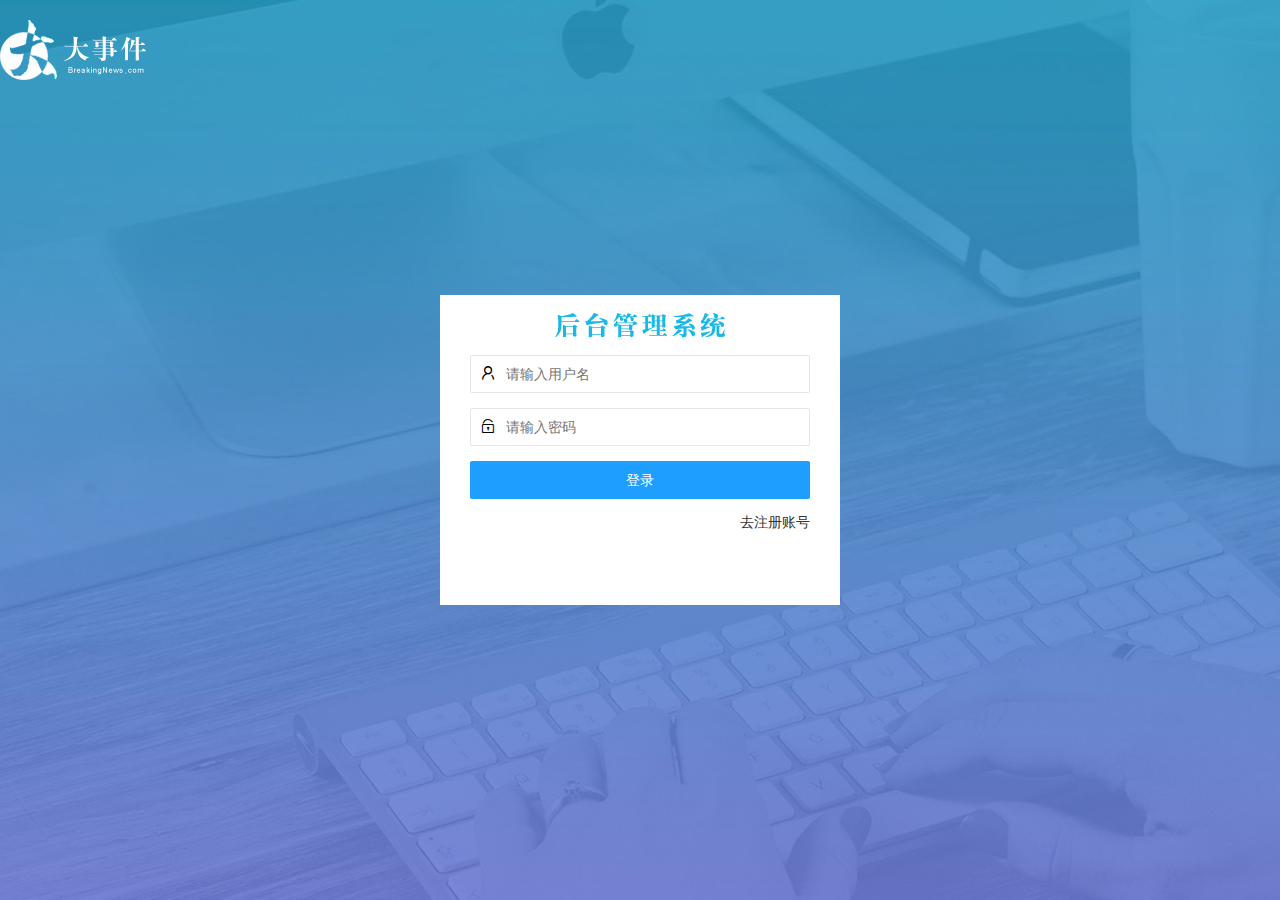
<file: login.html>
<!DOCTYPE html>
<html lang="en">

<head>
    <meta charset="UTF-8">
    <meta http-equiv="X-UA-Compatible" content="IE=edge">
    <meta name="viewport" content="width=device-width, initial-scale=1.0">
    <title>大事件 - 登录页面</title>
    <!-- 先引入 layui 的样式 -->
    <link rel="stylesheet" href="./assets/lib/layui/css/layui.css">
    <!-- 再引入本页面的样式 -->
    <link rel="stylesheet" href="./assets/css/login.css">
</head>

<body>
    <!-- 顶部logo -->
    <div class="ayui-main header">
        <img src="./assets/images/logo.png" alt="">
    </div>
    <!-- 注册和登录区域 -->
    <div class="loginAndRegBox">
        <!-- 1.标题 -->
        <div class="titleBox"></div>
        <!-- 2.登录  ------  表单 -->
        <div class="login-box">
            <form class="layui-form" id="form_login" action="">
                <!-- 用户名  -->
                <div class="layui-form-item">
                    <i class="layui-icon layui-icon-username"></i>
                    <input type="text" name="username" required lay-verify="required" placeholder="请输入用户名"
                        autocomplete="off" class="layui-input">
                </div>

                <!-- 密码框 -->
                <div class="layui-form-item">
                    <i class="layui-icon layui-icon-password"></i>
                    <input type="password" name="password" required lay-verify="required|pwd" placeholder="请输入密码"
                        autocomplete="off" class="layui-input">
                </div>
                <!-- 登录按钮 -->
                <div class="layui-form-item">
                    <button class="layui-btn layui-btn-normal layui-btn-fluid" lay-submit>登录</button>

                </div>
                <!-- 切换表单 -->
                <div class="layui-form-item links">
                    <a href="javascript:;" id="link_reg">去注册账号</a>
                </div>
            </form>


        </div>


        <!-- 3.注册 表单 -->
        <div class="reg-box" style="display: none">
            <form class="layui-form" id="form_reg" action="">
                <!-- 用户名 -->
                <div class="layui-form-item">
                    <i class="layui-icon layui-icon-username"></i>
                    <input type="text" name="username" required lay-verify="required" placeholder="请输入用户名"
                        autocomplete="off" class="layui-input">
                </div>

                <!-- 密码框 -->
                <div class="layui-form-item">
                    <i class="layui-icon layui-icon-password"></i>
                    <input type="password" name="password" required lay-verify="required|pwd" placeholder="请输入密码"
                        autocomplete="off" class="layui-input">
                </div>
                <!-- 再次输入密码框 -->
                <div class="layui-form-item">
                    <i class="layui-icon layui-icon-password"></i>
                    <input type="password" name="repassword" required lay-verify="required|pwd|repwd"
                        placeholder="请再次输入密码" autocomplete="off" class="layui-input">
                </div>
                <!-- 注册按钮 -->
                <div class="layui-form-item">
                    <button class="layui-btn layui-btn-fluid layui-btn-normal" lay-submit>注册</button>

                </div>
                <!-- 切换表单 -->
                <div class="layui-form-item links">
                    <a href="javascript:;" id="link_login">去登录</a>
                </div>

            </form>

        </div>
    </div>

    <!-- layui 的js 文件和jquery 没有联系,所以写到jq前面  由于里面的代码没有widow.onload 所以全部写到底部  -->
    <script src="./assets/lib/layui/layui.all.js"></script>
    <!-- 先引入jquery -->
    <script src="./assets/lib/jquery.js"></script>
    <!-- baseAPI.js -->
    <script src="./assets/js/baseAPI.js"></script>
    <!-- 再引入当前页面的js -->
    <script src="./assets/js/login.js"></script>

</body>

</html>
</file>
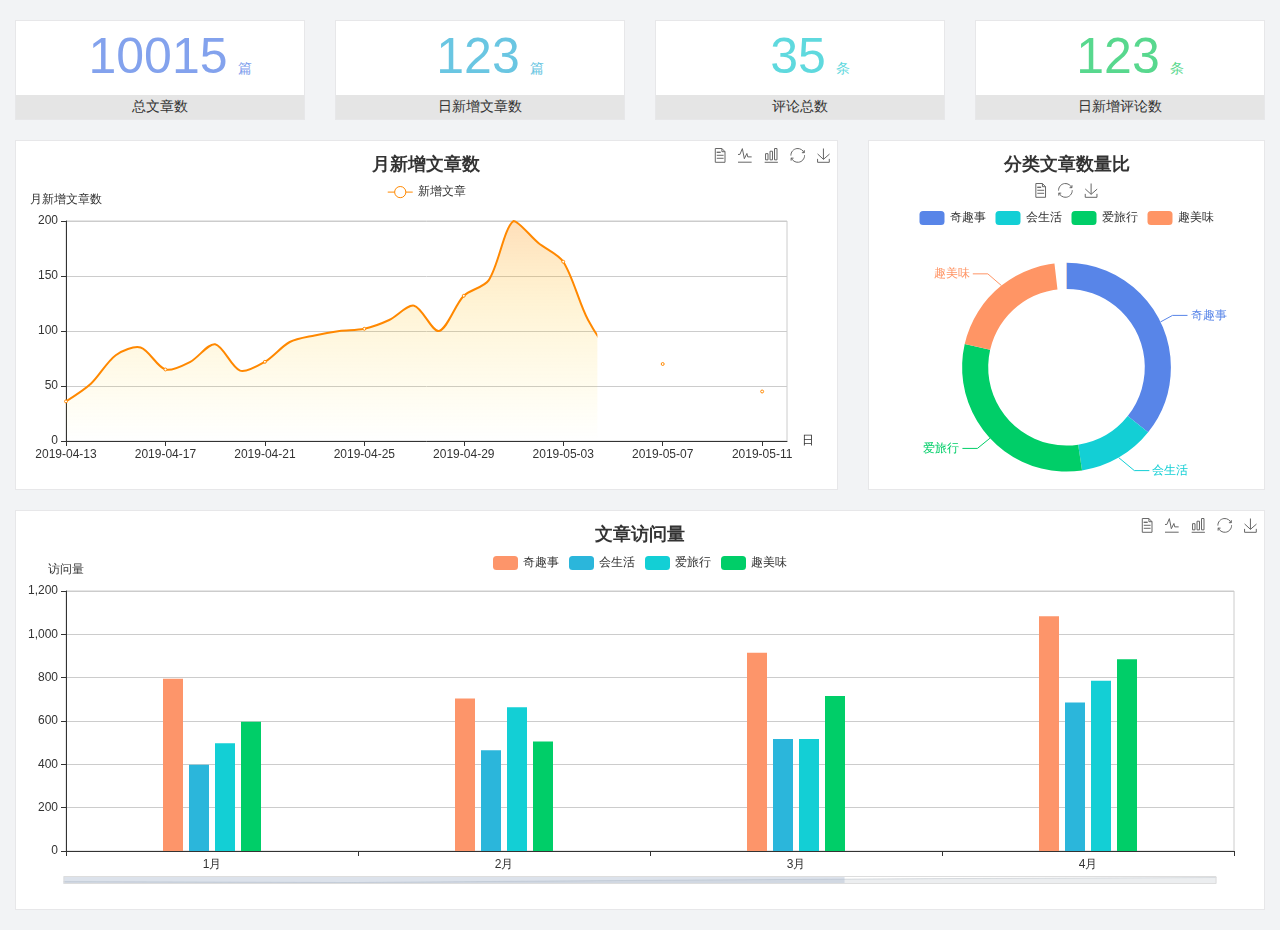
<file: home/dashboard.html>
<!DOCTYPE html>
<html lang="en">

<head>
  <meta charset="UTF-8">
  <meta name="viewport" content="width=device-width, initial-scale=1.0">
  <meta http-equiv="X-UA-Compatible" content="ie=edge">
  <title>图表统计</title>
  <link rel="stylesheet" href="../assets/lib/bootstrap.css" />
  <link rel="stylesheet" href="../assets/lib/main.css" />
  <script src="../assets/lib/jquery.js"></script>
  <script type="text/javascript" src="../assets/lib/echarts.min.js"></script>
</head>

<body>
  <div class="container-fluid">
    <div class="row spannel_list">
      <div class="col-sm-3 col-xs-6">
        <div class="spannel">
          <em>10015</em><span>篇</span>
          <b>总文章数</b>
        </div>
      </div>
      <div class="col-sm-3 col-xs-6">
        <div class="spannel scolor01">
          <em>123</em><span>篇</span>
          <b>日新增文章数</b>
        </div>
      </div>
      <div class="col-sm-3 col-xs-6">
        <div class="spannel scolor02">
          <em>35</em><span>条</span>
          <b>评论总数</b>
        </div>
      </div>
      <div class="col-sm-3 col-xs-6">
        <div class="spannel scolor03">
          <em>123</em><span>条</span>
          <b>日新增评论数</b>
        </div>
      </div>
    </div>
  </div>

  <div class="container-fluid">
    <div class="row curve-pie">
      <div class="col-lg-8 col-md-8">
        <div class="gragh_pannel" id="curve_show"></div>
      </div>
      <div class="col-lg-4 col-md-4">
        <div class="gragh_pannel" id="pie_show"></div>
      </div>
    </div>
  </div>

  <div class="container-fluid">
    <div class="column_pannel" id="column_show"></div>
  </div>

  <script>
    var oChart = echarts.init(document.getElementById('curve_show'));
    var aList_all = [
      { 'count': 36, 'date': '2019-04-13' },
      { 'count': 52, 'date': '2019-04-14' },
      { 'count': 78, 'date': '2019-04-15' },
      { 'count': 85, 'date': '2019-04-16' },
      { 'count': 65, 'date': '2019-04-17' },
      { 'count': 72, 'date': '2019-04-18' },
      { 'count': 88, 'date': '2019-04-19' },
      { 'count': 64, 'date': '2019-04-20' },
      { 'count': 72, 'date': '2019-04-21' },
      { 'count': 90, 'date': '2019-04-22' },
      { 'count': 96, 'date': '2019-04-23' },
      { 'count': 100, 'date': '2019-04-24' },
      { 'count': 102, 'date': '2019-04-25' },
      { 'count': 110, 'date': '2019-04-26' },
      { 'count': 123, 'date': '2019-04-27' },
      { 'count': 100, 'date': '2019-04-28' },
      { 'count': 132, 'date': '2019-04-29' },
      { 'count': 146, 'date': '2019-04-30' },
      { 'count': 200, 'date': '2019-05-01' },
      { 'count': 180, 'date': '2019-05-02' },
      { 'count': 163, 'date': '2019-05-03' },
      { 'count': 110, 'date': '2019-05-04' },
      { 'count': 80, 'date': '2019-05-05' },
      { 'count': 82, 'date': '2019-05-06' },
      { 'count': 70, 'date': '2019-05-07' },
      { 'count': 65, 'date': '2019-05-08' },
      { 'count': 54, 'date': '2019-05-09' },
      { 'count': 40, 'date': '2019-05-10' },
      { 'count': 45, 'date': '2019-05-11' },
      { 'count': 38, 'date': '2019-05-12' },
    ];

    let aCount = [];
    let aDate = [];

    for (var i = 0; i < aList_all.length; i++) {
      aCount.push(aList_all[i].count);
      aDate.push(aList_all[i].date);
    }

    var chartopt = {
      title: {
        text: '月新增文章数',
        left: 'center',
        top: '10'
      },
      tooltip: {
        trigger: 'axis'
      },
      legend: {
        data: ['新增文章'],
        top: '40'
      },
      toolbox: {
        show: true,
        feature: {
          mark: { show: true },
          dataView: { show: true, readOnly: false },
          magicType: { show: true, type: ['line', 'bar'] },
          restore: { show: true },
          saveAsImage: { show: true }
        }
      },
      calculable: true,
      xAxis: [
        {
          name: '日',
          type: 'category',
          boundaryGap: false,
          data: aDate
        }
      ],
      yAxis: [
        {
          name: '月新增文章数',
          type: 'value'
        }
      ],
      series: [
        {
          name: '新增文章',
          type: 'line',
          smooth: true,
          itemStyle: { normal: { areaStyle: { type: 'default' }, color: '#f80' }, lineStyle: { color: '#f80' } },
          data: aCount
        }],
      areaStyle: {
        normal: {
          color: new echarts.graphic.LinearGradient(0, 0, 0, 1, [{
            offset: 0,
            color: 'rgba(255,136,0,0.39)'
          }, {
            offset: .34,
            color: 'rgba(255,180,0,0.25)'
          }, {
            offset: 1,
            color: 'rgba(255,222,0,0.00)'
          }])

        }
      },
      grid: {
        show: true,
        x: 50,
        x2: 50,
        y: 80,
        height: 220
      }
    };

    oChart.setOption(chartopt);


    var oPie = echarts.init(document.getElementById('pie_show'));
    var oPieopt =
    {
      title: {
        top: 10,
        text: '分类文章数量比',
        x: 'center'
      },
      tooltip: {
        trigger: 'item',
        formatter: "{a} <br/>{b} : {c} ({d}%)"
      },
      color: ['#5885e8', '#13cfd5', '#00ce68', '#ff9565'],
      legend: {
        x: 'center',
        top: 65,
        data: ['奇趣事', '会生活', '爱旅行', '趣美味']
      },
      toolbox: {
        show: true,
        x: 'center',
        top: 35,
        feature: {
          mark: { show: true },
          dataView: { show: true, readOnly: false },
          magicType: {
            show: true,
            type: ['pie', 'funnel'],
            option: {
              funnel: {
                x: '25%',
                width: '50%',
                funnelAlign: 'left',
                max: 1548
              }
            }
          },
          restore: { show: true },
          saveAsImage: { show: true }
        }
      },
      calculable: true,
      series: [
        {
          name: '访问来源',
          type: 'pie',
          radius: ['45%', '60%'],
          center: ['50%', '65%'],
          data: [
            { value: 300, name: '奇趣事' },
            { value: 100, name: '会生活' },
            { value: 260, name: '爱旅行' },
            { value: 180, name: '趣美味' }
          ]
        }
      ]
    };
    oPie.setOption(oPieopt);



    var oColumn = this.echarts.init(document.getElementById('column_show'));
    var oColumnopt =
    {
      title: {
        text: '文章访问量',
        left: 'center',
        top: '10'
      },
      tooltip: {
        trigger: 'axis'
      },
      legend: {
        data: ['奇趣事', '会生活', '爱旅行', '趣美味'],
        top: '40'
      },
      toolbox: {
        show: true,
        feature: {
          mark: { show: true },
          dataView: { show: true, readOnly: false },
          magicType: { show: true, type: ['line', 'bar'] },
          restore: { show: true },
          saveAsImage: { show: true }
        }
      },
      calculable: true,
      xAxis: [
        {
          type: 'category',
          data: ['1月', '2月', '3月', '4月', '5月']
        }
      ],
      yAxis: [
        {
          name: '访问量',
          type: 'value'
        }
      ],
      series: [
        {
          name: '奇趣事',
          type: 'bar',
          barWidth: 20,
          itemStyle: {
            normal: { areaStyle: { type: 'default' }, color: '#fd956a' }
          },
          data: [800, 708, 920, 1090, 1200]
        },
        {
          name: '会生活',
          type: 'bar',
          barWidth: 20,
          itemStyle: {
            normal: { areaStyle: { type: 'default' }, color: '#2bb6db' }
          },
          data: [400, 468, 520, 690, 800]
        },
        {
          name: '爱旅行',
          type: 'bar',
          barWidth: 20,
          itemStyle: {
            normal: { areaStyle: { type: 'default' }, color: '#13cfd5' }
          },
          data: [500, 668, 520, 790, 900]
        },
        {
          name: '趣美味',
          type: 'bar',
          barWidth: 20,
          itemStyle: {
            normal: { areaStyle: { type: 'default' }, color: '#00ce68' }
          },
          data: [600, 508, 720, 890, 1000]
        }
      ],
      grid: {
        show: true,
        x: 50,
        x2: 30,
        y: 80,
        height: 260
      },
      dataZoom: [//给x轴设置滚动条
        {
          start: 0,//默认为0
          end: 100 - 1000 / 31,//默认为100
          type: 'slider',
          show: true,
          xAxisIndex: [0],
          handleSize: 0,//滑动条的 左右2个滑动条的大小
          height: 8,//组件高度
          left: 45, //左边的距离
          right: 50,//右边的距离
          bottom: 26,//右边的距离
          handleColor: '#ddd',//h滑动图标的颜色
          handleStyle: {
            borderColor: "#cacaca",
            borderWidth: "1",
            shadowBlur: 2,
            background: "#ddd",
            shadowColor: "#ddd",
          }
        }]
    };
    oColumn.setOption(oColumnopt);
  </script>
</body>

</html>
</file>
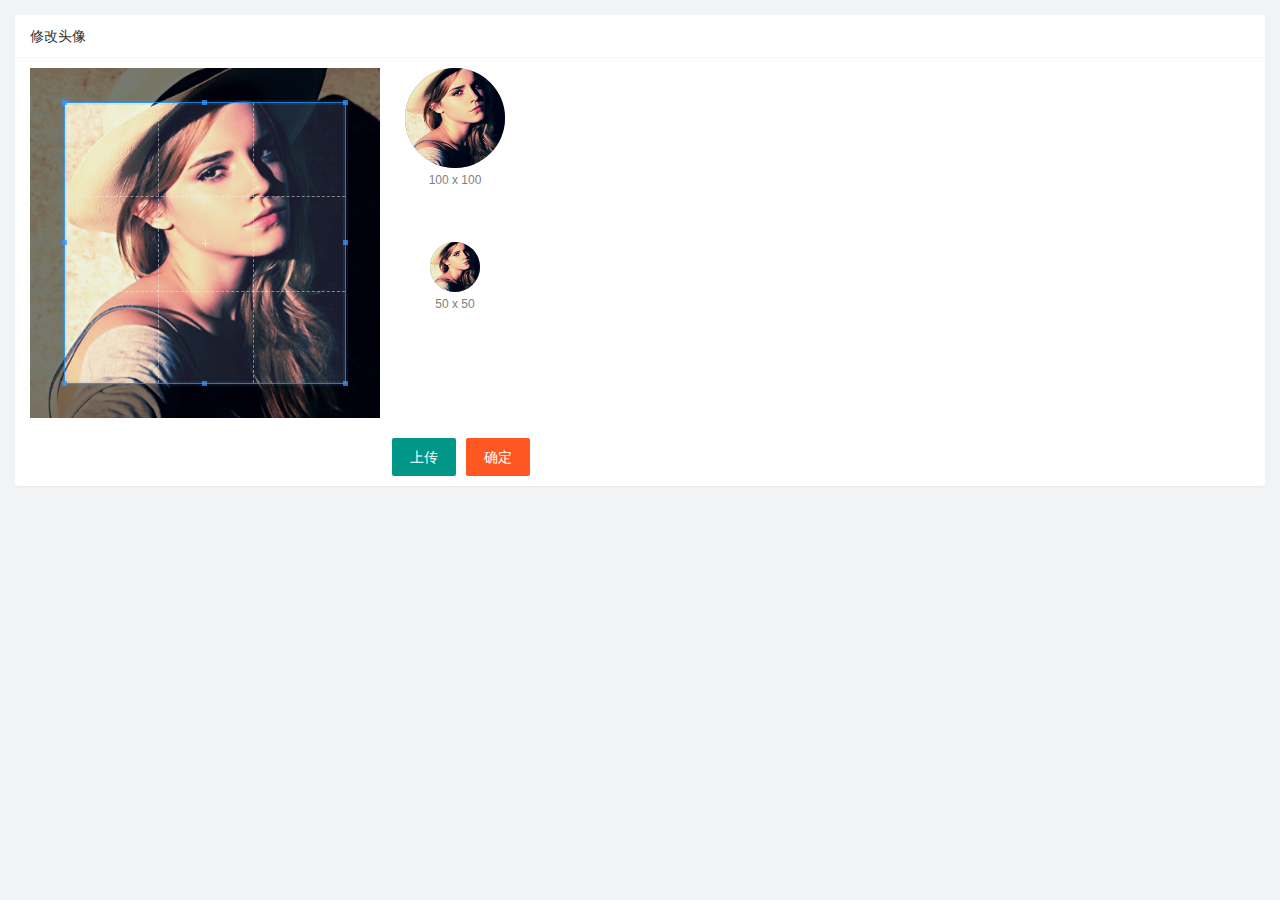
<file: user/user_avatar.html>
<!DOCTYPE html>
<html lang="en">

<head>
    <meta charset="UTF-8">
    <meta http-equiv="X-UA-Compatible" content="IE=edge">
    <meta name="viewport" content="width=device-width, initial-scale=1.0">
    <title>大事件-林-基本资料</title>
    <link rel="stylesheet" href="../assets/lib/cropper/cropper.css">
    <!-- 自己的样式 -->
    <link rel="stylesheet" href="../assets/lib/layui/css/layui.css">
    <link rel="stylesheet" href="../assets/css/user/user_avatar.css">
</head>

<body>
    <div class="layui-card">
        <div class="layui-card-header">修改头像</div>
        <div class="layui-card-body">


            <!-- 第一行的图片裁剪和预览区域 -->
            <div class="row1">
                <!-- 图片裁剪区域 -->
                <div class="cropper-box">
                    <!-- 这个 img 标签很重要，将来会把它初始化为裁剪区域 -->
                    <img id="image" src="/assets/images/sample.jpg" />
                </div>
                <!-- 图片的预览区域 -->
                <div class="preview-box">
                    <div>
                        <!-- 宽高为 100px 的预览区域 -->
                        <div class="img-preview w100"></div>
                        <p class="size">100 x 100</p>
                    </div>
                    <div>
                        <!-- 宽高为 50px 的预览区域 -->
                        <div class="img-preview w50"></div>
                        <p class="size">50 x 50</p>
                    </div>
                </div>
            </div>
            <div class="row2">
                <input type="file" id="file" accept="image/png,image/jpeg" style="display: none;">
                <button type="button" class="layui-btn" id="btnChooseImage">上传</button>
                <button type="button" class="layui-btn layui-btn-danger" id="btnUpload">确定</button>
            </div>
        </div>
    </div>

    <script src="../assets/lib/layui/layui.all.js"></script>
    <script src="../assets/lib/jquery.js"></script>
    <script src="../assets/lib/cropper/Cropper.js"></script>
    <script src="../assets/lib/cropper/jquery-cropper.js"></script>
    <script src="../assets/js/baseAPI.js"></script>
    <script src="../assets/js/user/user_avatar.js"></script>
</body>

</html>
</file>
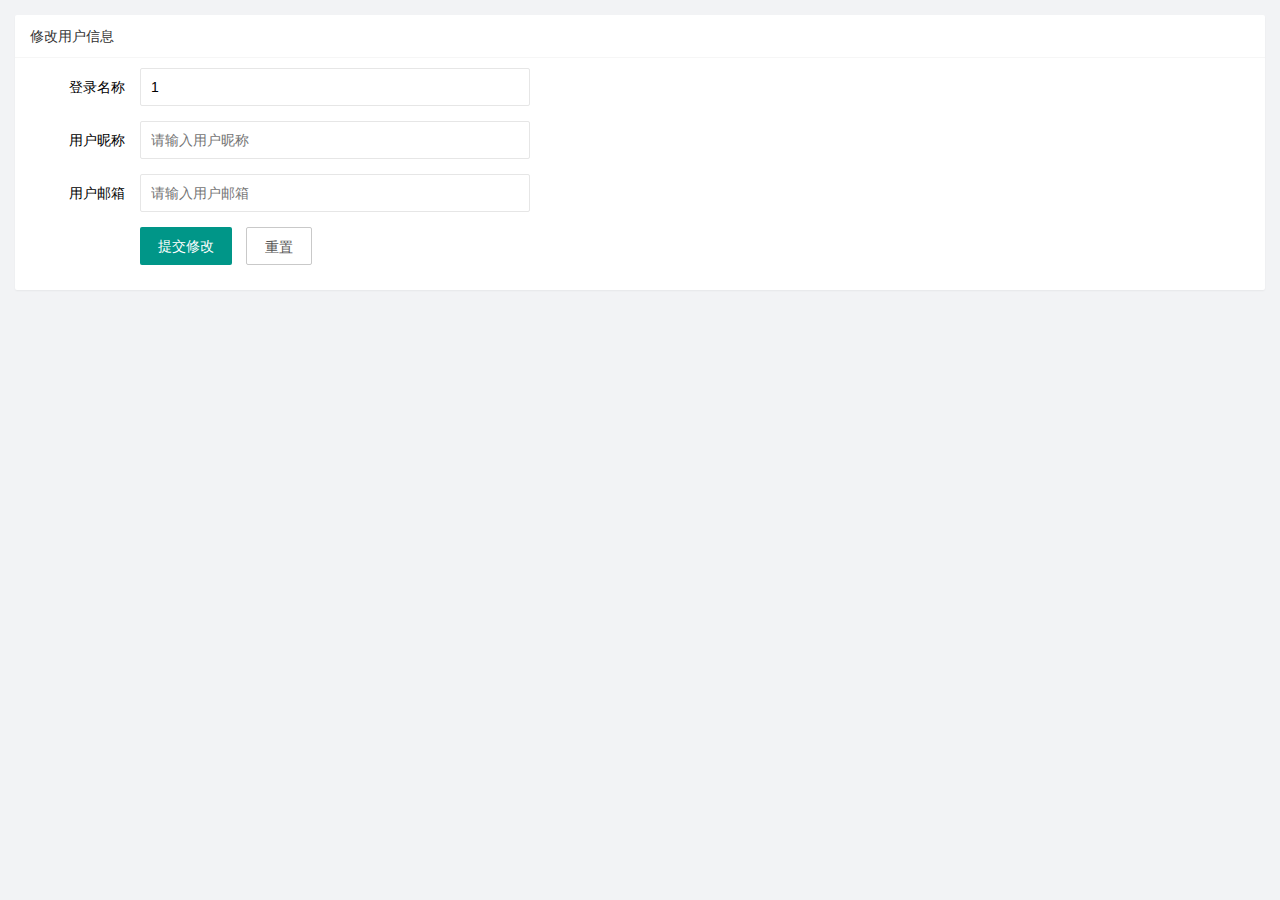
<file: user/user_info.html>
<!DOCTYPE html>
<html lang="en">

<head>
    <meta charset="UTF-8">
    <meta http-equiv="X-UA-Compatible" content="IE=edge">
    <meta name="viewport" content="width=device-width, initial-scale=1.0">
    <title>大事件-林-基本资料</title>
    <!-- 自己的样式 -->
    <link rel="stylesheet" href="../assets/lib/layui/css/layui.css">
    <link rel="stylesheet" href="../assets/css/user/user_info.css">
</head>

<body>
    <div class="layui-card">
        <div class="layui-card-header">修改用户信息</div>
        <div class="layui-card-body">
            <!-- 表单 -->
            <form class="layui-form" lay-filter="formUserInfo" action="">

                <input type="hidden" name="id">
                <!-- 用户登录昵称 -->
                <div class="layui-form-item">
                    <label class="layui-form-label">登录名称</label>
                    <div class="layui-input-block">
                        <!-- readonly只读 -->
                        <input value="1" type="text" name="username" readonly required lay-verify="required"
                            placeholder="请输入登录名称" autocomplete="off" class="layui-input">
                    </div>
                </div>
                <!-- 用户昵称 -->
                <div class="layui-form-item">
                    <label class="layui-form-label">用户昵称</label>
                    <div class="layui-input-block">
                        <input type="text" name="nickname" required lay-verify="required|nickname" placeholder="请输入用户昵称"
                            autocomplete="off" class="layui-input">
                    </div>
                </div>
                <!-- 用户邮箱 -->
                <div class="layui-form-item">
                    <label class="layui-form-label">用户邮箱</label>
                    <div class="layui-input-block">
                        <input type="text" name="email" required lay-verify="required|email" placeholder="请输入用户邮箱"
                            autocomplete="off" class="layui-input">
                    </div>
                </div>
                <!-- 提交重置 -->
                <div class="layui-form-item">
                    <div class="layui-input-block">
                        <button class="layui-btn" lay-submit lay-filter="formDemo">提交修改</button>
                        <button id="btnReset" type="reset" class="layui-btn layui-btn-primary">重置</button>
                    </div>
                </div>
            </form>
        </div>
    </div>

    <script src="../assets/lib/layui/layui.all.js"></script>
    <script src="../assets/lib/jquery.js"></script>
    <script src="../assets/js/baseAPI.js"></script>
    <script src="../assets/js/user/user_info.js"></script>
</body>

</html>
</file>
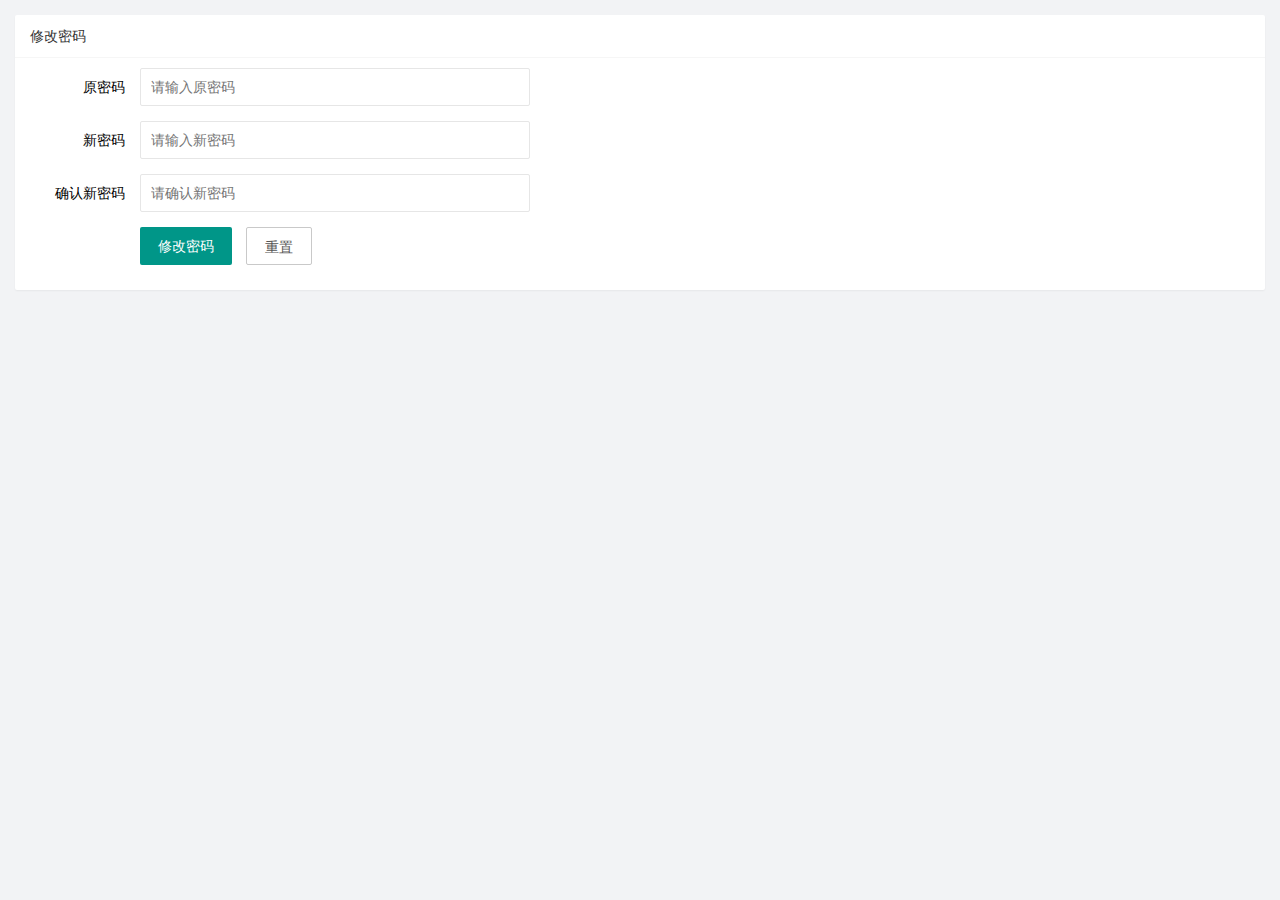
<file: user/user_pwd.html>
<!DOCTYPE html>
<html lang="en">

<head>
    <meta charset="UTF-8">
    <meta http-equiv="X-UA-Compatible" content="IE=edge">
    <meta name="viewport" content="width=device-width, initial-scale=1.0">
    <title>大事件-林-基本资料</title>
    <!-- 自己的样式 -->
    <link rel="stylesheet" href="../assets/lib/layui/css/layui.css">
    <link rel="stylesheet" href="../assets/css/user/user_pwd.css">
</head>

<body>
    <div class="layui-card">
        <div class="layui-card-header">修改密码</div>
        <div class="layui-card-body">
            <!-- 表单 -->
            <form class="layui-form" lay-filter="formUserInfo" action="">

                <input type="hidden" name="id">
                <!-- 用户登录昵称 -->
                <div class="layui-form-item">
                    <label class="layui-form-label">原密码</label>
                    <div class="layui-input-block">
                        <!-- readonly只读 -->
                        <input type="text" name="oldPwd" required lay-verify="required|pwd" placeholder="请输入原密码"
                            autocomplete="off" class="layui-input">
                    </div>
                </div>
                <!-- 用户昵称 -->
                <div class="layui-form-item">
                    <label class="layui-form-label">新密码</label>
                    <div class="layui-input-block">
                        <input type="text" name="newPwd" required lay-verify="required|pwd|samePwd" placeholder="请输入新密码"
                            autocomplete="off" class="layui-input">
                    </div>
                </div>
                <!-- 用户邮箱 -->
                <div class="layui-form-item">
                    <label class="layui-form-label">确认新密码</label>
                    <div class="layui-input-block">
                        <input type="text" name="rePwd" required lay-verify="required|pwd|rePwd" placeholder="请确认新密码"
                            autocomplete="off" class="layui-input">
                    </div>
                </div>
                <!-- 提交重置 -->
                <div class="layui-form-item">
                    <div class="layui-input-block">
                        <button class="layui-btn" lay-submit lay-filter="formDemo">修改密码</button>
                        <button id="btnReset" type="reset" class="layui-btn layui-btn-primary">重置</button>
                    </div>
                </div>
            </form>
        </div>
    </div>

    <script src="../assets/lib/layui/layui.all.js"></script>
    <script src="../assets/lib/jquery.js"></script>
    <script src="../assets/js/baseAPI.js"></script>
    <script src="../assets/js/user/user_pwd.js"></script>
</body>

</html>
</file>
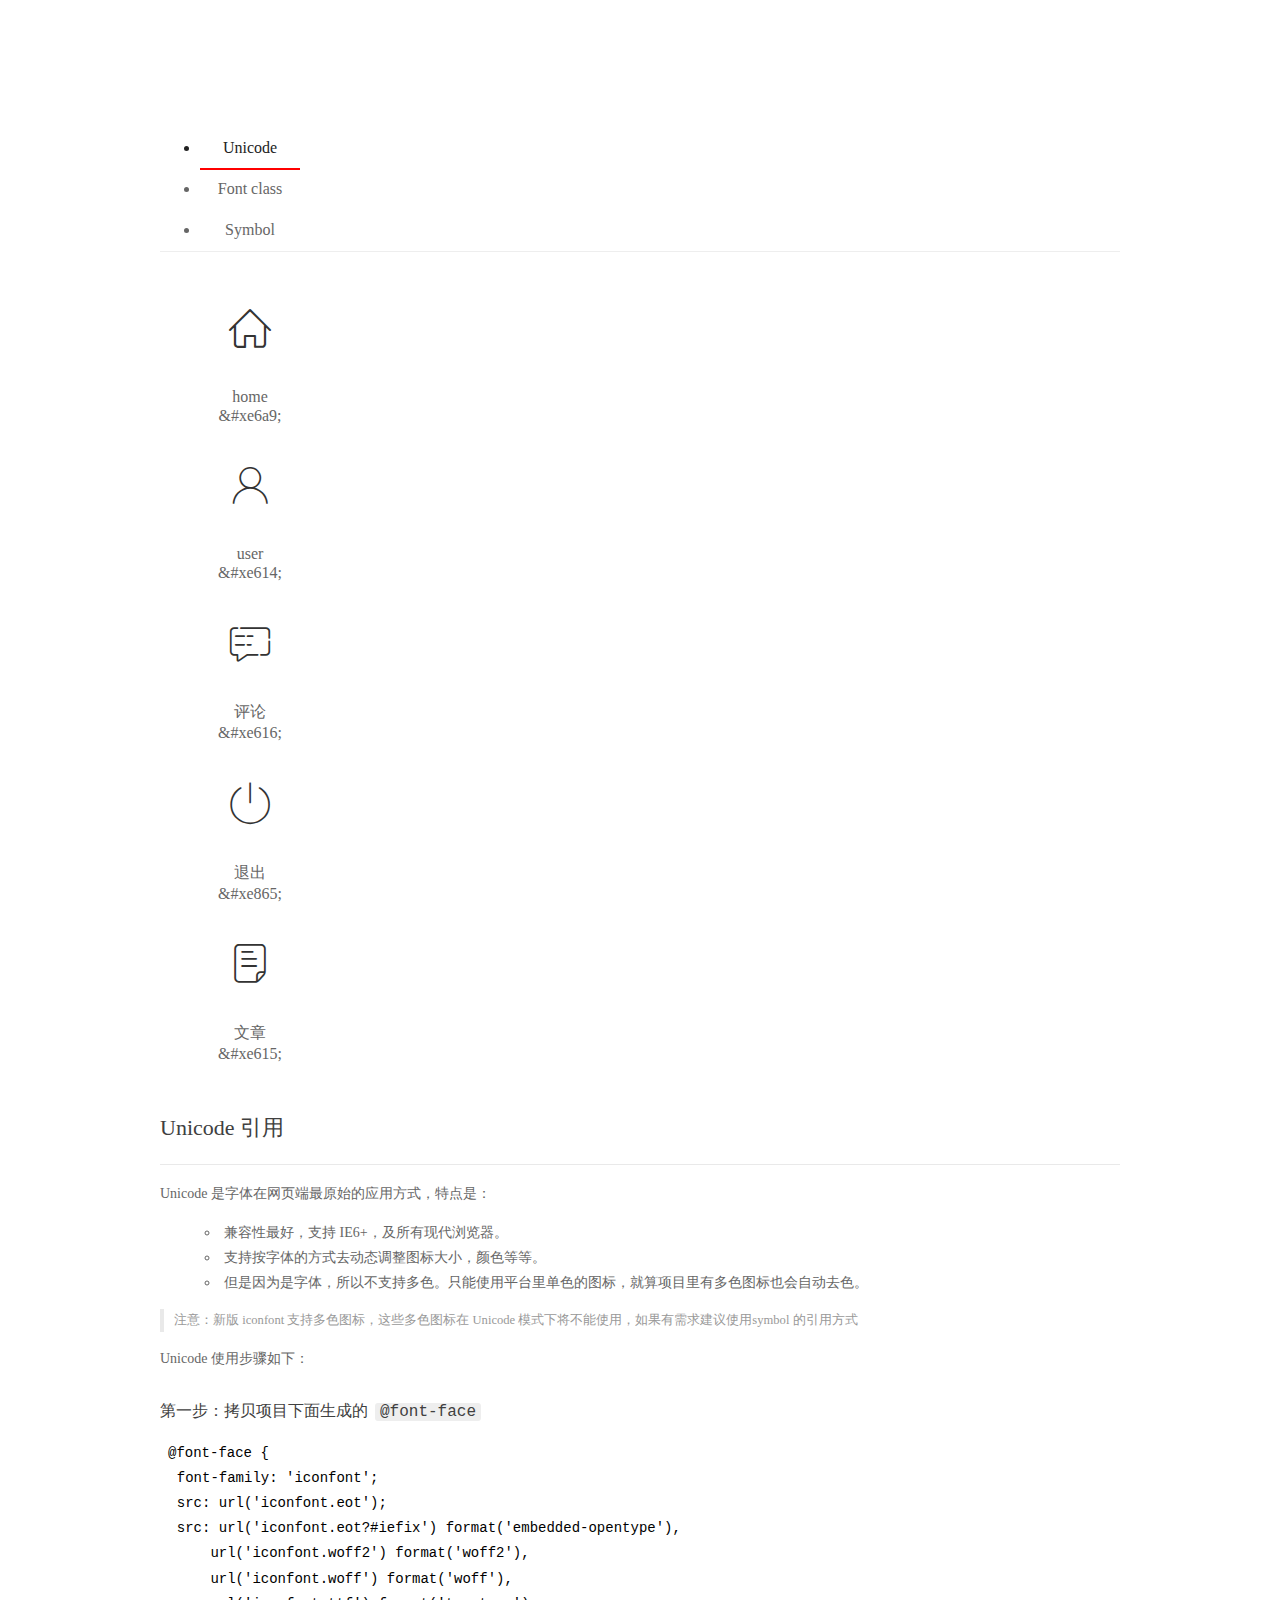
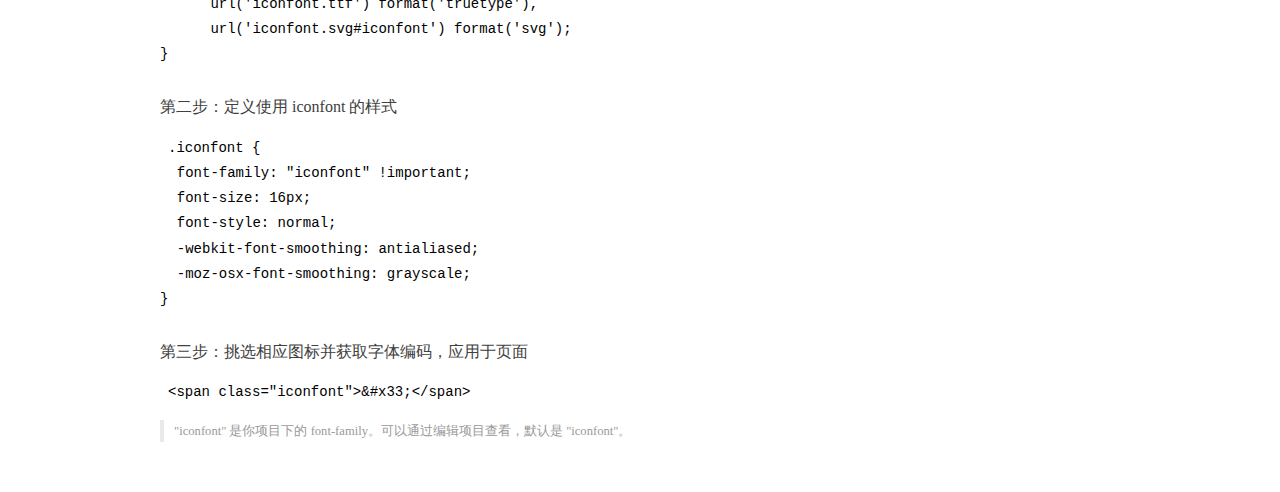
<file: assets/fonts/demo_index.html>
<!DOCTYPE html>
<html>
<head>
  <meta charset="utf-8"/>
  <title>IconFont Demo</title>
  <link rel="shortcut icon" href="https://gtms04.alicdn.com/tps/i4/TB1_oz6GVXXXXaFXpXXJDFnIXXX-64-64.ico" type="image/x-icon"/>
  <link rel="stylesheet" href="https://g.alicdn.com/thx/cube/1.3.2/cube.min.css">
  <link rel="stylesheet" href="demo.css">
  <link rel="stylesheet" href="iconfont.css">
  <script src="iconfont.js"></script>
  <!-- jQuery -->
  <script src="https://a1.alicdn.com/oss/uploads/2018/12/26/7bfddb60-08e8-11e9-9b04-53e73bb6408b.js"></script>
  <!-- 代码高亮 -->
  <script src="https://a1.alicdn.com/oss/uploads/2018/12/26/a3f714d0-08e6-11e9-8a15-ebf944d7534c.js"></script>
</head>
<body>
  <div class="main">
    <h1 class="logo"><a href="https://www.iconfont.cn/" title="iconfont 首页" target="_blank">&#xe86b;</a></h1>
    <div class="nav-tabs">
      <ul id="tabs" class="dib-box">
        <li class="dib active"><span>Unicode</span></li>
        <li class="dib"><span>Font class</span></li>
        <li class="dib"><span>Symbol</span></li>
      </ul>
      
    </div>
    <div class="tab-container">
      <div class="content unicode" style="display: block;">
          <ul class="icon_lists dib-box">
          
            <li class="dib">
              <span class="icon iconfont">&#xe6a9;</span>
                <div class="name">home</div>
                <div class="code-name">&amp;#xe6a9;</div>
              </li>
          
            <li class="dib">
              <span class="icon iconfont">&#xe614;</span>
                <div class="name">user</div>
                <div class="code-name">&amp;#xe614;</div>
              </li>
          
            <li class="dib">
              <span class="icon iconfont">&#xe616;</span>
                <div class="name">评论</div>
                <div class="code-name">&amp;#xe616;</div>
              </li>
          
            <li class="dib">
              <span class="icon iconfont">&#xe865;</span>
                <div class="name">退出</div>
                <div class="code-name">&amp;#xe865;</div>
              </li>
          
            <li class="dib">
              <span class="icon iconfont">&#xe615;</span>
                <div class="name">文章</div>
                <div class="code-name">&amp;#xe615;</div>
              </li>
          
          </ul>
          <div class="article markdown">
          <h2 id="unicode-">Unicode 引用</h2>
          <hr>

          <p>Unicode 是字体在网页端最原始的应用方式，特点是：</p>
          <ul>
            <li>兼容性最好，支持 IE6+，及所有现代浏览器。</li>
            <li>支持按字体的方式去动态调整图标大小，颜色等等。</li>
            <li>但是因为是字体，所以不支持多色。只能使用平台里单色的图标，就算项目里有多色图标也会自动去色。</li>
          </ul>
          <blockquote>
            <p>注意：新版 iconfont 支持多色图标，这些多色图标在 Unicode 模式下将不能使用，如果有需求建议使用symbol 的引用方式</p>
          </blockquote>
          <p>Unicode 使用步骤如下：</p>
          <h3 id="-font-face">第一步：拷贝项目下面生成的 <code>@font-face</code></h3>
<pre><code class="language-css"
>@font-face {
  font-family: 'iconfont';
  src: url('iconfont.eot');
  src: url('iconfont.eot?#iefix') format('embedded-opentype'),
      url('iconfont.woff2') format('woff2'),
      url('iconfont.woff') format('woff'),
      url('iconfont.ttf') format('truetype'),
      url('iconfont.svg#iconfont') format('svg');
}
</code></pre>
          <h3 id="-iconfont-">第二步：定义使用 iconfont 的样式</h3>
<pre><code class="language-css"
>.iconfont {
  font-family: "iconfont" !important;
  font-size: 16px;
  font-style: normal;
  -webkit-font-smoothing: antialiased;
  -moz-osx-font-smoothing: grayscale;
}
</code></pre>
          <h3 id="-">第三步：挑选相应图标并获取字体编码，应用于页面</h3>
<pre>
<code class="language-html"
>&lt;span class="iconfont"&gt;&amp;#x33;&lt;/span&gt;
</code></pre>
          <blockquote>
            <p>"iconfont" 是你项目下的 font-family。可以通过编辑项目查看，默认是 "iconfont"。</p>
          </blockquote>
          </div>
      </div>
      <div class="content font-class">
        <ul class="icon_lists dib-box">
          
          <li class="dib">
            <span class="icon iconfont icon-home"></span>
            <div class="name">
              home
            </div>
            <div class="code-name">.icon-home
            </div>
          </li>
          
          <li class="dib">
            <span class="icon iconfont icon-user"></span>
            <div class="name">
              user
            </div>
            <div class="code-name">.icon-user
            </div>
          </li>
          
          <li class="dib">
            <span class="icon iconfont icon-pinglun"></span>
            <div class="name">
              评论
            </div>
            <div class="code-name">.icon-pinglun
            </div>
          </li>
          
          <li class="dib">
            <span class="icon iconfont icon-tuichu"></span>
            <div class="name">
              退出
            </div>
            <div class="code-name">.icon-tuichu
            </div>
          </li>
          
          <li class="dib">
            <span class="icon iconfont icon-16"></span>
            <div class="name">
              文章
            </div>
            <div class="code-name">.icon-16
            </div>
          </li>
          
        </ul>
        <div class="article markdown">
        <h2 id="font-class-">font-class 引用</h2>
        <hr>

        <p>font-class 是 Unicode 使用方式的一种变种，主要是解决 Unicode 书写不直观，语意不明确的问题。</p>
        <p>与 Unicode 使用方式相比，具有如下特点：</p>
        <ul>
          <li>兼容性良好，支持 IE8+，及所有现代浏览器。</li>
          <li>相比于 Unicode 语意明确，书写更直观。可以很容易分辨这个 icon 是什么。</li>
          <li>因为使用 class 来定义图标，所以当要替换图标时，只需要修改 class 里面的 Unicode 引用。</li>
          <li>不过因为本质上还是使用的字体，所以多色图标还是不支持的。</li>
        </ul>
        <p>使用步骤如下：</p>
        <h3 id="-fontclass-">第一步：引入项目下面生成的 fontclass 代码：</h3>
<pre><code class="language-html">&lt;link rel="stylesheet" href="./iconfont.css"&gt;
</code></pre>
        <h3 id="-">第二步：挑选相应图标并获取类名，应用于页面：</h3>
<pre><code class="language-html">&lt;span class="iconfont icon-xxx"&gt;&lt;/span&gt;
</code></pre>
        <blockquote>
          <p>"
            iconfont" 是你项目下的 font-family。可以通过编辑项目查看，默认是 "iconfont"。</p>
        </blockquote>
      </div>
      </div>
      <div class="content symbol">
          <ul class="icon_lists dib-box">
          
            <li class="dib">
                <svg class="icon svg-icon" aria-hidden="true">
                  <use xlink:href="#icon-home"></use>
                </svg>
                <div class="name">home</div>
                <div class="code-name">#icon-home</div>
            </li>
          
            <li class="dib">
                <svg class="icon svg-icon" aria-hidden="true">
                  <use xlink:href="#icon-user"></use>
                </svg>
                <div class="name">user</div>
                <div class="code-name">#icon-user</div>
            </li>
          
            <li class="dib">
                <svg class="icon svg-icon" aria-hidden="true">
                  <use xlink:href="#icon-pinglun"></use>
                </svg>
                <div class="name">评论</div>
                <div class="code-name">#icon-pinglun</div>
            </li>
          
            <li class="dib">
                <svg class="icon svg-icon" aria-hidden="true">
                  <use xlink:href="#icon-tuichu"></use>
                </svg>
                <div class="name">退出</div>
                <div class="code-name">#icon-tuichu</div>
            </li>
          
            <li class="dib">
                <svg class="icon svg-icon" aria-hidden="true">
                  <use xlink:href="#icon-16"></use>
                </svg>
                <div class="name">文章</div>
                <div class="code-name">#icon-16</div>
            </li>
          
          </ul>
          <div class="article markdown">
          <h2 id="symbol-">Symbol 引用</h2>
          <hr>

          <p>这是一种全新的使用方式，应该说这才是未来的主流，也是平台目前推荐的用法。相关介绍可以参考这篇<a href="">文章</a>
            这种用法其实是做了一个 SVG 的集合，与另外两种相比具有如下特点：</p>
          <ul>
            <li>支持多色图标了，不再受单色限制。</li>
            <li>通过一些技巧，支持像字体那样，通过 <code>font-size</code>, <code>color</code> 来调整样式。</li>
            <li>兼容性较差，支持 IE9+，及现代浏览器。</li>
            <li>浏览器渲染 SVG 的性能一般，还不如 png。</li>
          </ul>
          <p>使用步骤如下：</p>
          <h3 id="-symbol-">第一步：引入项目下面生成的 symbol 代码：</h3>
<pre><code class="language-html">&lt;script src="./iconfont.js"&gt;&lt;/script&gt;
</code></pre>
          <h3 id="-css-">第二步：加入通用 CSS 代码（引入一次就行）：</h3>
<pre><code class="language-html">&lt;style&gt;
.icon {
  width: 1em;
  height: 1em;
  vertical-align: -0.15em;
  fill: currentColor;
  overflow: hidden;
}
&lt;/style&gt;
</code></pre>
          <h3 id="-">第三步：挑选相应图标并获取类名，应用于页面：</h3>
<pre><code class="language-html">&lt;svg class="icon" aria-hidden="true"&gt;
  &lt;use xlink:href="#icon-xxx"&gt;&lt;/use&gt;
&lt;/svg&gt;
</code></pre>
          </div>
      </div>

    </div>
  </div>
  <script>
  $(document).ready(function () {
      $('.tab-container .content:first').show()

      $('#tabs li').click(function (e) {
        var tabContent = $('.tab-container .content')
        var index = $(this).index()

        if ($(this).hasClass('active')) {
          return
        } else {
          $('#tabs li').removeClass('active')
          $(this).addClass('active')

          tabContent.hide().eq(index).fadeIn()
        }
      })
    })
  </script>
</body>
</html>
</file>
<file: assets/lib/layui/css/layui.css>
/** layui-v2.5.5 MIT License By https://www.layui.com */
 .layui-inline,img{display:inline-block;vertical-align:middle}h1,h2,h3,h4,h5,h6{font-weight:400}.layui-edge,.layui-header,.layui-inline,.layui-main{position:relative}.layui-body,.layui-edge,.layui-elip{overflow:hidden}.layui-btn,.layui-edge,.layui-inline,img{vertical-align:middle}.layui-btn,.layui-disabled,.layui-icon,.layui-unselect{-moz-user-select:none;-webkit-user-select:none;-ms-user-select:none}.layui-elip,.layui-form-checkbox span,.layui-form-pane .layui-form-label{text-overflow:ellipsis;white-space:nowrap}.layui-breadcrumb,.layui-tree-btnGroup{visibility:hidden}blockquote,body,button,dd,div,dl,dt,form,h1,h2,h3,h4,h5,h6,input,li,ol,p,pre,td,textarea,th,ul{margin:0;padding:0;-webkit-tap-highlight-color:rgba(0,0,0,0)}a:active,a:hover{outline:0}img{border:none}li{list-style:none}table{border-collapse:collapse;border-spacing:0}h4,h5,h6{font-size:100%}button,input,optgroup,option,select,textarea{font-family:inherit;font-size:inherit;font-style:inherit;font-weight:inherit;outline:0}pre{white-space:pre-wrap;white-space:-moz-pre-wrap;white-space:-pre-wrap;white-space:-o-pre-wrap;word-wrap:break-word}body{line-height:24px;font:14px Helvetica Neue,Helvetica,PingFang SC,Tahoma,Arial,sans-serif}hr{height:1px;margin:10px 0;border:0;clear:both}a{color:#333;text-decoration:none}a:hover{color:#777}a cite{font-style:normal;*cursor:pointer}.layui-border-box,.layui-border-box *{box-sizing:border-box}.layui-box,.layui-box *{box-sizing:content-box}.layui-clear{clear:both;*zoom:1}.layui-clear:after{content:'\20';clear:both;*zoom:1;display:block;height:0}.layui-inline{*display:inline;*zoom:1}.layui-edge{display:inline-block;width:0;height:0;border-width:6px;border-style:dashed;border-color:transparent}.layui-edge-top{top:-4px;border-bottom-color:#999;border-bottom-style:solid}.layui-edge-right{border-left-color:#999;border-left-style:solid}.layui-edge-bottom{top:2px;border-top-color:#999;border-top-style:solid}.layui-edge-left{border-right-color:#999;border-right-style:solid}.layui-disabled,.layui-disabled:hover{color:#d2d2d2!important;cursor:not-allowed!important}.layui-circle{border-radius:100%}.layui-show{display:block!important}.layui-hide{display:none!important}@font-face{font-family:layui-icon;src:url(../font/iconfont.eot?v=250);src:url(../font/iconfont.eot?v=250#iefix) format('embedded-opentype'),url(../font/iconfont.woff2?v=250) format('woff2'),url(../font/iconfont.woff?v=250) format('woff'),url(../font/iconfont.ttf?v=250) format('truetype'),url(../font/iconfont.svg?v=250#layui-icon) format('svg')}.layui-icon{font-family:layui-icon!important;font-size:16px;font-style:normal;-webkit-font-smoothing:antialiased;-moz-osx-font-smoothing:grayscale}.layui-icon-reply-fill:before{content:"\e611"}.layui-icon-set-fill:before{content:"\e614"}.layui-icon-menu-fill:before{content:"\e60f"}.layui-icon-search:before{content:"\e615"}.layui-icon-share:before{content:"\e641"}.layui-icon-set-sm:before{content:"\e620"}.layui-icon-engine:before{content:"\e628"}.layui-icon-close:before{content:"\1006"}.layui-icon-close-fill:before{content:"\1007"}.layui-icon-chart-screen:before{content:"\e629"}.layui-icon-star:before{content:"\e600"}.layui-icon-circle-dot:before{content:"\e617"}.layui-icon-chat:before{content:"\e606"}.layui-icon-release:before{content:"\e609"}.layui-icon-list:before{content:"\e60a"}.layui-icon-chart:before{content:"\e62c"}.layui-icon-ok-circle:before{content:"\1005"}.layui-icon-layim-theme:before{content:"\e61b"}.layui-icon-table:before{content:"\e62d"}.layui-icon-right:before{content:"\e602"}.layui-icon-left:before{content:"\e603"}.layui-icon-cart-simple:before{content:"\e698"}.layui-icon-face-cry:before{content:"\e69c"}.layui-icon-face-smile:before{content:"\e6af"}.layui-icon-survey:before{content:"\e6b2"}.layui-icon-tree:before{content:"\e62e"}.layui-icon-upload-circle:before{content:"\e62f"}.layui-icon-add-circle:before{content:"\e61f"}.layui-icon-download-circle:before{content:"\e601"}.layui-icon-templeate-1:before{content:"\e630"}.layui-icon-util:before{content:"\e631"}.layui-icon-face-surprised:before{content:"\e664"}.layui-icon-edit:before{content:"\e642"}.layui-icon-speaker:before{content:"\e645"}.layui-icon-down:before{content:"\e61a"}.layui-icon-file:before{content:"\e621"}.layui-icon-layouts:before{content:"\e632"}.layui-icon-rate-half:before{content:"\e6c9"}.layui-icon-add-circle-fine:before{content:"\e608"}.layui-icon-prev-circle:before{content:"\e633"}.layui-icon-read:before{content:"\e705"}.layui-icon-404:before{content:"\e61c"}.layui-icon-carousel:before{content:"\e634"}.layui-icon-help:before{content:"\e607"}.layui-icon-code-circle:before{content:"\e635"}.layui-icon-water:before{content:"\e636"}.layui-icon-username:before{content:"\e66f"}.layui-icon-find-fill:before{content:"\e670"}.layui-icon-about:before{content:"\e60b"}.layui-icon-location:before{content:"\e715"}.layui-icon-up:before{content:"\e619"}.layui-icon-pause:before{content:"\e651"}.layui-icon-date:before{content:"\e637"}.layui-icon-layim-uploadfile:before{content:"\e61d"}.layui-icon-delete:before{content:"\e640"}.layui-icon-play:before{content:"\e652"}.layui-icon-top:before{content:"\e604"}.layui-icon-friends:before{content:"\e612"}.layui-icon-refresh-3:before{content:"\e9aa"}.layui-icon-ok:before{content:"\e605"}.layui-icon-layer:before{content:"\e638"}.layui-icon-face-smile-fine:before{content:"\e60c"}.layui-icon-dollar:before{content:"\e659"}.layui-icon-group:before{content:"\e613"}.layui-icon-layim-download:before{content:"\e61e"}.layui-icon-picture-fine:before{content:"\e60d"}.layui-icon-link:before{content:"\e64c"}.layui-icon-diamond:before{content:"\e735"}.layui-icon-log:before{content:"\e60e"}.layui-icon-rate-solid:before{content:"\e67a"}.layui-icon-fonts-del:before{content:"\e64f"}.layui-icon-unlink:before{content:"\e64d"}.layui-icon-fonts-clear:before{content:"\e639"}.layui-icon-triangle-r:before{content:"\e623"}.layui-icon-circle:before{content:"\e63f"}.layui-icon-radio:before{content:"\e643"}.layui-icon-align-center:before{content:"\e647"}.layui-icon-align-right:before{content:"\e648"}.layui-icon-align-left:before{content:"\e649"}.layui-icon-loading-1:before{content:"\e63e"}.layui-icon-return:before{content:"\e65c"}.layui-icon-fonts-strong:before{content:"\e62b"}.layui-icon-upload:before{content:"\e67c"}.layui-icon-dialogue:before{content:"\e63a"}.layui-icon-video:before{content:"\e6ed"}.layui-icon-headset:before{content:"\e6fc"}.layui-icon-cellphone-fine:before{content:"\e63b"}.layui-icon-add-1:before{content:"\e654"}.layui-icon-face-smile-b:before{content:"\e650"}.layui-icon-fonts-html:before{content:"\e64b"}.layui-icon-form:before{content:"\e63c"}.layui-icon-cart:before{content:"\e657"}.layui-icon-camera-fill:before{content:"\e65d"}.layui-icon-tabs:before{content:"\e62a"}.layui-icon-fonts-code:before{content:"\e64e"}.layui-icon-fire:before{content:"\e756"}.layui-icon-set:before{content:"\e716"}.layui-icon-fonts-u:before{content:"\e646"}.layui-icon-triangle-d:before{content:"\e625"}.layui-icon-tips:before{content:"\e702"}.layui-icon-picture:before{content:"\e64a"}.layui-icon-more-vertical:before{content:"\e671"}.layui-icon-flag:before{content:"\e66c"}.layui-icon-loading:before{content:"\e63d"}.layui-icon-fonts-i:before{content:"\e644"}.layui-icon-refresh-1:before{content:"\e666"}.layui-icon-rmb:before{content:"\e65e"}.layui-icon-home:before{content:"\e68e"}.layui-icon-user:before{content:"\e770"}.layui-icon-notice:before{content:"\e667"}.layui-icon-login-weibo:before{content:"\e675"}.layui-icon-voice:before{content:"\e688"}.layui-icon-upload-drag:before{content:"\e681"}.layui-icon-login-qq:before{content:"\e676"}.layui-icon-snowflake:before{content:"\e6b1"}.layui-icon-file-b:before{content:"\e655"}.layui-icon-template:before{content:"\e663"}.layui-icon-auz:before{content:"\e672"}.layui-icon-console:before{content:"\e665"}.layui-icon-app:before{content:"\e653"}.layui-icon-prev:before{content:"\e65a"}.layui-icon-website:before{content:"\e7ae"}.layui-icon-next:before{content:"\e65b"}.layui-icon-component:before{content:"\e857"}.layui-icon-more:before{content:"\e65f"}.layui-icon-login-wechat:before{content:"\e677"}.layui-icon-shrink-right:before{content:"\e668"}.layui-icon-spread-left:before{content:"\e66b"}.layui-icon-camera:before{content:"\e660"}.layui-icon-note:before{content:"\e66e"}.layui-icon-refresh:before{content:"\e669"}.layui-icon-female:before{content:"\e661"}.layui-icon-male:before{content:"\e662"}.layui-icon-password:before{content:"\e673"}.layui-icon-senior:before{content:"\e674"}.layui-icon-theme:before{content:"\e66a"}.layui-icon-tread:before{content:"\e6c5"}.layui-icon-praise:before{content:"\e6c6"}.layui-icon-star-fill:before{content:"\e658"}.layui-icon-rate:before{content:"\e67b"}.layui-icon-template-1:before{content:"\e656"}.layui-icon-vercode:before{content:"\e679"}.layui-icon-cellphone:before{content:"\e678"}.layui-icon-screen-full:before{content:"\e622"}.layui-icon-screen-restore:before{content:"\e758"}.layui-icon-cols:before{content:"\e610"}.layui-icon-export:before{content:"\e67d"}.layui-icon-print:before{content:"\e66d"}.layui-icon-slider:before{content:"\e714"}.layui-icon-addition:before{content:"\e624"}.layui-icon-subtraction:before{content:"\e67e"}.layui-icon-service:before{content:"\e626"}.layui-icon-transfer:before{content:"\e691"}.layui-main{width:1140px;margin:0 auto}.layui-header{z-index:1000;height:60px}.layui-header a:hover{transition:all .5s;-webkit-transition:all .5s}.layui-side{position:fixed;left:0;top:0;bottom:0;z-index:999;width:200px;overflow-x:hidden}.layui-side-scroll{position:relative;width:220px;height:100%;overflow-x:hidden}.layui-body{position:absolute;left:200px;right:0;top:0;bottom:0;z-index:998;width:auto;overflow-y:auto;box-sizing:border-box}.layui-layout-body{overflow:hidden}.layui-layout-admin .layui-header{background-color:#23262E}.layui-layout-admin .layui-side{top:60px;width:200px;overflow-x:hidden}.layui-layout-admin .layui-body{position:fixed;top:60px;bottom:44px}.layui-layout-admin .layui-main{width:auto;margin:0 15px}.layui-layout-admin .layui-footer{position:fixed;left:200px;right:0;bottom:0;height:44px;line-height:44px;padding:0 15px;background-color:#eee}.layui-layout-admin .layui-logo{position:absolute;left:0;top:0;width:200px;height:100%;line-height:60px;text-align:center;color:#009688;font-size:16px}.layui-layout-admin .layui-header .layui-nav{background:0 0}.layui-layout-left{position:absolute!important;left:200px;top:0}.layui-layout-right{position:absolute!important;right:0;top:0}.layui-container{position:relative;margin:0 auto;padding:0 15px;box-sizing:border-box}.layui-fluid{position:relative;margin:0 auto;padding:0 15px}.layui-row:after,.layui-row:before{content:'';display:block;clear:both}.layui-col-lg1,.layui-col-lg10,.layui-col-lg11,.layui-col-lg12,.layui-col-lg2,.layui-col-lg3,.layui-col-lg4,.layui-col-lg5,.layui-col-lg6,.layui-col-lg7,.layui-col-lg8,.layui-col-lg9,.layui-col-md1,.layui-col-md10,.layui-col-md11,.layui-col-md12,.layui-col-md2,.layui-col-md3,.layui-col-md4,.layui-col-md5,.layui-col-md6,.layui-col-md7,.layui-col-md8,.layui-col-md9,.layui-col-sm1,.layui-col-sm10,.layui-col-sm11,.layui-col-sm12,.layui-col-sm2,.layui-col-sm3,.layui-col-sm4,.layui-col-sm5,.layui-col-sm6,.layui-col-sm7,.layui-col-sm8,.layui-col-sm9,.layui-col-xs1,.layui-col-xs10,.layui-col-xs11,.layui-col-xs12,.layui-col-xs2,.layui-col-xs3,.layui-col-xs4,.layui-col-xs5,.layui-col-xs6,.layui-col-xs7,.layui-col-xs8,.layui-col-xs9{position:relative;display:block;box-sizing:border-box}.layui-col-xs1,.layui-col-xs10,.layui-col-xs11,.layui-col-xs12,.layui-col-xs2,.layui-col-xs3,.layui-col-xs4,.layui-col-xs5,.layui-col-xs6,.layui-col-xs7,.layui-col-xs8,.layui-col-xs9{float:left}.layui-col-xs1{width:8.33333333%}.layui-col-xs2{width:16.66666667%}.layui-col-xs3{width:25%}.layui-col-xs4{width:33.33333333%}.layui-col-xs5{width:41.66666667%}.layui-col-xs6{width:50%}.layui-col-xs7{width:58.33333333%}.layui-col-xs8{width:66.66666667%}.layui-col-xs9{width:75%}.layui-col-xs10{width:83.33333333%}.layui-col-xs11{width:91.66666667%}.layui-col-xs12{width:100%}.layui-col-xs-offset1{margin-left:8.33333333%}.layui-col-xs-offset2{margin-left:16.66666667%}.layui-col-xs-offset3{margin-left:25%}.layui-col-xs-offset4{margin-left:33.33333333%}.layui-col-xs-offset5{margin-left:41.66666667%}.layui-col-xs-offset6{margin-left:50%}.layui-col-xs-offset7{margin-left:58.33333333%}.layui-col-xs-offset8{margin-left:66.66666667%}.layui-col-xs-offset9{margin-left:75%}.layui-col-xs-offset10{margin-left:83.33333333%}.layui-col-xs-offset11{margin-left:91.66666667%}.layui-col-xs-offset12{margin-left:100%}@media screen and (max-width:768px){.layui-hide-xs{display:none!important}.layui-show-xs-block{display:block!important}.layui-show-xs-inline{display:inline!important}.layui-show-xs-inline-block{display:inline-block!important}}@media screen and (min-width:768px){.layui-container{width:750px}.layui-hide-sm{display:none!important}.layui-show-sm-block{display:block!important}.layui-show-sm-inline{display:inline!important}.layui-show-sm-inline-block{display:inline-block!important}.layui-col-sm1,.layui-col-sm10,.layui-col-sm11,.layui-col-sm12,.layui-col-sm2,.layui-col-sm3,.layui-col-sm4,.layui-col-sm5,.layui-col-sm6,.layui-col-sm7,.layui-col-sm8,.layui-col-sm9{float:left}.layui-col-sm1{width:8.33333333%}.layui-col-sm2{width:16.66666667%}.layui-col-sm3{width:25%}.layui-col-sm4{width:33.33333333%}.layui-col-sm5{width:41.66666667%}.layui-col-sm6{width:50%}.layui-col-sm7{width:58.33333333%}.layui-col-sm8{width:66.66666667%}.layui-col-sm9{width:75%}.layui-col-sm10{width:83.33333333%}.layui-col-sm11{width:91.66666667%}.layui-col-sm12{width:100%}.layui-col-sm-offset1{margin-left:8.33333333%}.layui-col-sm-offset2{margin-left:16.66666667%}.layui-col-sm-offset3{margin-left:25%}.layui-col-sm-offset4{margin-left:33.33333333%}.layui-col-sm-offset5{margin-left:41.66666667%}.layui-col-sm-offset6{margin-left:50%}.layui-col-sm-offset7{margin-left:58.33333333%}.layui-col-sm-offset8{margin-left:66.66666667%}.layui-col-sm-offset9{margin-left:75%}.layui-col-sm-offset10{margin-left:83.33333333%}.layui-col-sm-offset11{margin-left:91.66666667%}.layui-col-sm-offset12{margin-left:100%}}@media screen and (min-width:992px){.layui-container{width:970px}.layui-hide-md{display:none!important}.layui-show-md-block{display:block!important}.layui-show-md-inline{display:inline!important}.layui-show-md-inline-block{display:inline-block!important}.layui-col-md1,.layui-col-md10,.layui-col-md11,.layui-col-md12,.layui-col-md2,.layui-col-md3,.layui-col-md4,.layui-col-md5,.layui-col-md6,.layui-col-md7,.layui-col-md8,.layui-col-md9{float:left}.layui-col-md1{width:8.33333333%}.layui-col-md2{width:16.66666667%}.layui-col-md3{width:25%}.layui-col-md4{width:33.33333333%}.layui-col-md5{width:41.66666667%}.layui-col-md6{width:50%}.layui-col-md7{width:58.33333333%}.layui-col-md8{width:66.66666667%}.layui-col-md9{width:75%}.layui-col-md10{width:83.33333333%}.layui-col-md11{width:91.66666667%}.layui-col-md12{width:100%}.layui-col-md-offset1{margin-left:8.33333333%}.layui-col-md-offset2{margin-left:16.66666667%}.layui-col-md-offset3{margin-left:25%}.layui-col-md-offset4{margin-left:33.33333333%}.layui-col-md-offset5{margin-left:41.66666667%}.layui-col-md-offset6{margin-left:50%}.layui-col-md-offset7{margin-left:58.33333333%}.layui-col-md-offset8{margin-left:66.66666667%}.layui-col-md-offset9{margin-left:75%}.layui-col-md-offset10{margin-left:83.33333333%}.layui-col-md-offset11{margin-left:91.66666667%}.layui-col-md-offset12{margin-left:100%}}@media screen and (min-width:1200px){.layui-container{width:1170px}.layui-hide-lg{display:none!important}.layui-show-lg-block{display:block!important}.layui-show-lg-inline{display:inline!important}.layui-show-lg-inline-block{display:inline-block!important}.layui-col-lg1,.layui-col-lg10,.layui-col-lg11,.layui-col-lg12,.layui-col-lg2,.layui-col-lg3,.layui-col-lg4,.layui-col-lg5,.layui-col-lg6,.layui-col-lg7,.layui-col-lg8,.layui-col-lg9{float:left}.layui-col-lg1{width:8.33333333%}.layui-col-lg2{width:16.66666667%}.layui-col-lg3{width:25%}.layui-col-lg4{width:33.33333333%}.layui-col-lg5{width:41.66666667%}.layui-col-lg6{width:50%}.layui-col-lg7{width:58.33333333%}.layui-col-lg8{width:66.66666667%}.layui-col-lg9{width:75%}.layui-col-lg10{width:83.33333333%}.layui-col-lg11{width:91.66666667%}.layui-col-lg12{width:100%}.layui-col-lg-offset1{margin-left:8.33333333%}.layui-col-lg-offset2{margin-left:16.66666667%}.layui-col-lg-offset3{margin-left:25%}.layui-col-lg-offset4{margin-left:33.33333333%}.layui-col-lg-offset5{margin-left:41.66666667%}.layui-col-lg-offset6{margin-left:50%}.layui-col-lg-offset7{margin-left:58.33333333%}.layui-col-lg-offset8{margin-left:66.66666667%}.layui-col-lg-offset9{margin-left:75%}.layui-col-lg-offset10{margin-left:83.33333333%}.layui-col-lg-offset11{margin-left:91.66666667%}.layui-col-lg-offset12{margin-left:100%}}.layui-col-space1{margin:-.5px}.layui-col-space1>*{padding:.5px}.layui-col-space3{margin:-1.5px}.layui-col-space3>*{padding:1.5px}.layui-col-space5{margin:-2.5px}.layui-col-space5>*{padding:2.5px}.layui-col-space8{margin:-3.5px}.layui-col-space8>*{padding:3.5px}.layui-col-space10{margin:-5px}.layui-col-space10>*{padding:5px}.layui-col-space12{margin:-6px}.layui-col-space12>*{padding:6px}.layui-col-space15{margin:-7.5px}.layui-col-space15>*{padding:7.5px}.layui-col-space18{margin:-9px}.layui-col-space18>*{padding:9px}.layui-col-space20{margin:-10px}.layui-col-space20>*{padding:10px}.layui-col-space22{margin:-11px}.layui-col-space22>*{padding:11px}.layui-col-space25{margin:-12.5px}.layui-col-space25>*{padding:12.5px}.layui-col-space30{margin:-15px}.layui-col-space30>*{padding:15px}.layui-btn,.layui-input,.layui-select,.layui-textarea,.layui-upload-button{outline:0;-webkit-appearance:none;transition:all .3s;-webkit-transition:all .3s;box-sizing:border-box}.layui-elem-quote{margin-bottom:10px;padding:15px;line-height:22px;border-left:5px solid #009688;border-radius:0 2px 2px 0;background-color:#f2f2f2}.layui-quote-nm{border-style:solid;border-width:1px 1px 1px 5px;background:0 0}.layui-elem-field{margin-bottom:10px;padding:0;border-width:1px;border-style:solid}.layui-elem-field legend{margin-left:20px;padding:0 10px;font-size:20px;font-weight:300}.layui-field-title{margin:10px 0 20px;border-width:1px 0 0}.layui-field-box{padding:10px 15px}.layui-field-title .layui-field-box{padding:10px 0}.layui-progress{position:relative;height:6px;border-radius:20px;background-color:#e2e2e2}.layui-progress-bar{position:absolute;left:0;top:0;width:0;max-width:100%;height:6px;border-radius:20px;text-align:right;background-color:#5FB878;transition:all .3s;-webkit-transition:all .3s}.layui-progress-big,.layui-progress-big .layui-progress-bar{height:18px;line-height:18px}.layui-progress-text{position:relative;top:-20px;line-height:18px;font-size:12px;color:#666}.layui-progress-big .layui-progress-text{position:static;padding:0 10px;color:#fff}.layui-collapse{border-width:1px;border-style:solid;border-radius:2px}.layui-colla-content,.layui-colla-item{border-top-width:1px;border-top-style:solid}.layui-colla-item:first-child{border-top:none}.layui-colla-title{position:relative;height:42px;line-height:42px;padding:0 15px 0 35px;color:#333;background-color:#f2f2f2;cursor:pointer;font-size:14px;overflow:hidden}.layui-colla-content{display:none;padding:10px 15px;line-height:22px;color:#666}.layui-colla-icon{position:absolute;left:15px;top:0;font-size:14px}.layui-card{margin-bottom:15px;border-radius:2px;background-color:#fff;box-shadow:0 1px 2px 0 rgba(0,0,0,.05)}.layui-card:last-child{margin-bottom:0}.layui-card-header{position:relative;height:42px;line-height:42px;padding:0 15px;border-bottom:1px solid #f6f6f6;color:#333;border-radius:2px 2px 0 0;font-size:14px}.layui-bg-black,.layui-bg-blue,.layui-bg-cyan,.layui-bg-green,.layui-bg-orange,.layui-bg-red{color:#fff!important}.layui-card-body{position:relative;padding:10px 15px;line-height:24px}.layui-card-body[pad15]{padding:15px}.layui-card-body[pad20]{padding:20px}.layui-card-body .layui-table{margin:5px 0}.layui-card .layui-tab{margin:0}.layui-panel-window{position:relative;padding:15px;border-radius:0;border-top:5px solid #E6E6E6;background-color:#fff}.layui-auxiliar-moving{position:fixed;left:0;right:0;top:0;bottom:0;width:100%;height:100%;background:0 0;z-index:9999999999}.layui-form-label,.layui-form-mid,.layui-form-select,.layui-input-block,.layui-input-inline,.layui-textarea{position:relative}.layui-bg-red{background-color:#FF5722!important}.layui-bg-orange{background-color:#FFB800!important}.layui-bg-green{background-color:#009688!important}.layui-bg-cyan{background-color:#2F4056!important}.layui-bg-blue{background-color:#1E9FFF!important}.layui-bg-black{background-color:#393D49!important}.layui-bg-gray{background-color:#eee!important;color:#666!important}.layui-badge-rim,.layui-colla-content,.layui-colla-item,.layui-collapse,.layui-elem-field,.layui-form-pane .layui-form-item[pane],.layui-form-pane .layui-form-label,.layui-input,.layui-layedit,.layui-layedit-tool,.layui-quote-nm,.layui-select,.layui-tab-bar,.layui-tab-card,.layui-tab-title,.layui-tab-title .layui-this:after,.layui-textarea{border-color:#e6e6e6}.layui-timeline-item:before,hr{background-color:#e6e6e6}.layui-text{line-height:22px;font-size:14px;color:#666}.layui-text h1,.layui-text h2,.layui-text h3{font-weight:500;color:#333}.layui-text h1{font-size:30px}.layui-text h2{font-size:24px}.layui-text h3{font-size:18px}.layui-text a:not(.layui-btn){color:#01AAED}.layui-text a:not(.layui-btn):hover{text-decoration:underline}.layui-text ul{padding:5px 0 5px 15px}.layui-text ul li{margin-top:5px;list-style-type:disc}.layui-text em,.layui-word-aux{color:#999!important;padding:0 5px!important}.layui-btn{display:inline-block;height:38px;line-height:38px;padding:0 18px;background-color:#009688;color:#fff;white-space:nowrap;text-align:center;font-size:14px;border:none;border-radius:2px;cursor:pointer}.layui-btn:hover{opacity:.8;filter:alpha(opacity=80);color:#fff}.layui-btn:active{opacity:1;filter:alpha(opacity=100)}.layui-btn+.layui-btn{margin-left:10px}.layui-btn-container{font-size:0}.layui-btn-container .layui-btn{margin-right:10px;margin-bottom:10px}.layui-btn-container .layui-btn+.layui-btn{margin-left:0}.layui-table .layui-btn-container .layui-btn{margin-bottom:9px}.layui-btn-radius{border-radius:100px}.layui-btn .layui-icon{margin-right:3px;font-size:18px;vertical-align:bottom;vertical-align:middle\9}.layui-btn-primary{border:1px solid #C9C9C9;background-color:#fff;color:#555}.layui-btn-primary:hover{border-color:#009688;color:#333}.layui-btn-normal{background-color:#1E9FFF}.layui-btn-warm{background-color:#FFB800}.layui-btn-danger{background-color:#FF5722}.layui-btn-checked{background-color:#5FB878}.layui-btn-disabled,.layui-btn-disabled:active,.layui-btn-disabled:hover{border:1px solid #e6e6e6;background-color:#FBFBFB;color:#C9C9C9;cursor:not-allowed;opacity:1}.layui-btn-lg{height:44px;line-height:44px;padding:0 25px;font-size:16px}.layui-btn-sm{height:30px;line-height:30px;padding:0 10px;font-size:12px}.layui-btn-sm i{font-size:16px!important}.layui-btn-xs{height:22px;line-height:22px;padding:0 5px;font-size:12px}.layui-btn-xs i{font-size:14px!important}.layui-btn-group{display:inline-block;vertical-align:middle;font-size:0}.layui-btn-group .layui-btn{margin-left:0!important;margin-right:0!important;border-left:1px solid rgba(255,255,255,.5);border-radius:0}.layui-btn-group .layui-btn-primary{border-left:none}.layui-btn-group .layui-btn-primary:hover{border-color:#C9C9C9;color:#009688}.layui-btn-group .layui-btn:first-child{border-left:none;border-radius:2px 0 0 2px}.layui-btn-group .layui-btn-primary:first-child{border-left:1px solid #c9c9c9}.layui-btn-group .layui-btn:last-child{border-radius:0 2px 2px 0}.layui-btn-group .layui-btn+.layui-btn{margin-left:0}.layui-btn-group+.layui-btn-group{margin-left:10px}.layui-btn-fluid{width:100%}.layui-input,.layui-select,.layui-textarea{height:38px;line-height:1.3;line-height:38px\9;border-width:1px;border-style:solid;background-color:#fff;border-radius:2px}.layui-input::-webkit-input-placeholder,.layui-select::-webkit-input-placeholder,.layui-textarea::-webkit-input-placeholder{line-height:1.3}.layui-input,.layui-textarea{display:block;width:100%;padding-left:10px}.layui-input:hover,.layui-textarea:hover{border-color:#D2D2D2!important}.layui-input:focus,.layui-textarea:focus{border-color:#C9C9C9!important}.layui-textarea{min-height:100px;height:auto;line-height:20px;padding:6px 10px;resize:vertical}.layui-select{padding:0 10px}.layui-form input[type=checkbox],.layui-form input[type=radio],.layui-form select{display:none}.layui-form [lay-ignore]{display:initial}.layui-form-item{margin-bottom:15px;clear:both;*zoom:1}.layui-form-item:after{content:'\20';clear:both;*zoom:1;display:block;height:0}.layui-form-label{float:left;display:block;padding:9px 15px;width:80px;font-weight:400;line-height:20px;text-align:right}.layui-form-label-col{display:block;float:none;padding:9px 0;line-height:20px;text-align:left}.layui-form-item .layui-inline{margin-bottom:5px;margin-right:10px}.layui-input-block{margin-left:110px;min-height:36px}.layui-input-inline{display:inline-block;vertical-align:middle}.layui-form-item .layui-input-inline{float:left;width:190px;margin-right:10px}.layui-form-text .layui-input-inline{width:auto}.layui-form-mid{float:left;display:block;padding:9px 0!important;line-height:20px;margin-right:10px}.layui-form-danger+.layui-form-select .layui-input,.layui-form-danger:focus{border-color:#FF5722!important}.layui-form-select .layui-input{padding-right:30px;cursor:pointer}.layui-form-select .layui-edge{position:absolute;right:10px;top:50%;margin-top:-3px;cursor:pointer;border-width:6px;border-top-color:#c2c2c2;border-top-style:solid;transition:all .3s;-webkit-transition:all .3s}.layui-form-select dl{display:none;position:absolute;left:0;top:42px;padding:5px 0;z-index:899;min-width:100%;border:1px solid #d2d2d2;max-height:300px;overflow-y:auto;background-color:#fff;border-radius:2px;box-shadow:0 2px 4px rgba(0,0,0,.12);box-sizing:border-box}.layui-form-select dl dd,.layui-form-select dl dt{padding:0 10px;line-height:36px;white-space:nowrap;overflow:hidden;text-overflow:ellipsis}.layui-form-select dl dt{font-size:12px;color:#999}.layui-form-select dl dd{cursor:pointer}.layui-form-select dl dd:hover{background-color:#f2f2f2;-webkit-transition:.5s all;transition:.5s all}.layui-form-select .layui-select-group dd{padding-left:20px}.layui-form-select dl dd.layui-select-tips{padding-left:10px!important;color:#999}.layui-form-select dl dd.layui-this{background-color:#5FB878;color:#fff}.layui-form-checkbox,.layui-form-select dl dd.layui-disabled{background-color:#fff}.layui-form-selected dl{display:block}.layui-form-checkbox,.layui-form-checkbox *,.layui-form-switch{display:inline-block;vertical-align:middle}.layui-form-selected .layui-edge{margin-top:-9px;-webkit-transform:rotate(180deg);transform:rotate(180deg);margin-top:-3px\9}:root .layui-form-selected .layui-edge{margin-top:-9px\0/IE9}.layui-form-selectup dl{top:auto;bottom:42px}.layui-select-none{margin:5px 0;text-align:center;color:#999}.layui-select-disabled .layui-disabled{border-color:#eee!important}.layui-select-disabled .layui-edge{border-top-color:#d2d2d2}.layui-form-checkbox{position:relative;height:30px;line-height:30px;margin-right:10px;padding-right:30px;cursor:pointer;font-size:0;-webkit-transition:.1s linear;transition:.1s linear;box-sizing:border-box}.layui-form-checkbox span{padding:0 10px;height:100%;font-size:14px;border-radius:2px 0 0 2px;background-color:#d2d2d2;color:#fff;overflow:hidden}.layui-form-checkbox:hover span{background-color:#c2c2c2}.layui-form-checkbox i{position:absolute;right:0;top:0;width:30px;height:28px;border:1px solid #d2d2d2;border-left:none;border-radius:0 2px 2px 0;color:#fff;font-size:20px;text-align:center}.layui-form-checkbox:hover i{border-color:#c2c2c2;color:#c2c2c2}.layui-form-checked,.layui-form-checked:hover{border-color:#5FB878}.layui-form-checked span,.layui-form-checked:hover span{background-color:#5FB878}.layui-form-checked i,.layui-form-checked:hover i{color:#5FB878}.layui-form-item .layui-form-checkbox{margin-top:4px}.layui-form-checkbox[lay-skin=primary]{height:auto!important;line-height:normal!important;min-width:18px;min-height:18px;border:none!important;margin-right:0;padding-left:28px;padding-right:0;background:0 0}.layui-form-checkbox[lay-skin=primary] span{padding-left:0;padding-right:15px;line-height:18px;background:0 0;color:#666}.layui-form-checkbox[lay-skin=primary] i{right:auto;left:0;width:16px;height:16px;line-height:16px;border:1px solid #d2d2d2;font-size:12px;border-radius:2px;background-color:#fff;-webkit-transition:.1s linear;transition:.1s linear}.layui-form-checkbox[lay-skin=primary]:hover i{border-color:#5FB878;color:#fff}.layui-form-checked[lay-skin=primary] i{border-color:#5FB878!important;background-color:#5FB878;color:#fff}.layui-checkbox-disbaled[lay-skin=primary] span{background:0 0!important;color:#c2c2c2}.layui-checkbox-disbaled[lay-skin=primary]:hover i{border-color:#d2d2d2}.layui-form-item .layui-form-checkbox[lay-skin=primary]{margin-top:10px}.layui-form-switch{position:relative;height:22px;line-height:22px;min-width:35px;padding:0 5px;margin-top:8px;border:1px solid #d2d2d2;border-radius:20px;cursor:pointer;background-color:#fff;-webkit-transition:.1s linear;transition:.1s linear}.layui-form-switch i{position:absolute;left:5px;top:3px;width:16px;height:16px;border-radius:20px;background-color:#d2d2d2;-webkit-transition:.1s linear;transition:.1s linear}.layui-form-switch em{position:relative;top:0;width:25px;margin-left:21px;padding:0!important;text-align:center!important;color:#999!important;font-style:normal!important;font-size:12px}.layui-form-onswitch{border-color:#5FB878;background-color:#5FB878}.layui-checkbox-disbaled,.layui-checkbox-disbaled i{border-color:#e2e2e2!important}.layui-form-onswitch i{left:100%;margin-left:-21px;background-color:#fff}.layui-form-onswitch em{margin-left:5px;margin-right:21px;color:#fff!important}.layui-checkbox-disbaled span{background-color:#e2e2e2!important}.layui-checkbox-disbaled:hover i{color:#fff!important}[lay-radio]{display:none}.layui-form-radio,.layui-form-radio *{display:inline-block;vertical-align:middle}.layui-form-radio{line-height:28px;margin:6px 10px 0 0;padding-right:10px;cursor:pointer;font-size:0}.layui-form-radio *{font-size:14px}.layui-form-radio>i{margin-right:8px;font-size:22px;color:#c2c2c2}.layui-form-radio>i:hover,.layui-form-radioed>i{color:#5FB878}.layui-radio-disbaled>i{color:#e2e2e2!important}.layui-form-pane .layui-form-label{width:110px;padding:8px 15px;height:38px;line-height:20px;border-width:1px;border-style:solid;border-radius:2px 0 0 2px;text-align:center;background-color:#FBFBFB;overflow:hidden;box-sizing:border-box}.layui-form-pane .layui-input-inline{margin-left:-1px}.layui-form-pane .layui-input-block{margin-left:110px;left:-1px}.layui-form-pane .layui-input{border-radius:0 2px 2px 0}.layui-form-pane .layui-form-text .layui-form-label{float:none;width:100%;border-radius:2px;box-sizing:border-box;text-align:left}.layui-form-pane .layui-form-text .layui-input-inline{display:block;margin:0;top:-1px;clear:both}.layui-form-pane .layui-form-text .layui-input-block{margin:0;left:0;top:-1px}.layui-form-pane .layui-form-text .layui-textarea{min-height:100px;border-radius:0 0 2px 2px}.layui-form-pane .layui-form-checkbox{margin:4px 0 4px 10px}.layui-form-pane .layui-form-radio,.layui-form-pane .layui-form-switch{margin-top:6px;margin-left:10px}.layui-form-pane .layui-form-item[pane]{position:relative;border-width:1px;border-style:solid}.layui-form-pane .layui-form-item[pane] .layui-form-label{position:absolute;left:0;top:0;height:100%;border-width:0 1px 0 0}.layui-form-pane .layui-form-item[pane] .layui-input-inline{margin-left:110px}@media screen and (max-width:450px){.layui-form-item .layui-form-label{text-overflow:ellipsis;overflow:hidden;white-space:nowrap}.layui-form-item .layui-inline{display:block;margin-right:0;margin-bottom:20px;clear:both}.layui-form-item .layui-inline:after{content:'\20';clear:both;display:block;height:0}.layui-form-item .layui-input-inline{display:block;float:none;left:-3px;width:auto;margin:0 0 10px 112px}.layui-form-item .layui-input-inline+.layui-form-mid{margin-left:110px;top:-5px;padding:0}.layui-form-item .layui-form-checkbox{margin-right:5px;margin-bottom:5px}}.layui-layedit{border-width:1px;border-style:solid;border-radius:2px}.layui-layedit-tool{padding:3px 5px;border-bottom-width:1px;border-bottom-style:solid;font-size:0}.layedit-tool-fixed{position:fixed;top:0;border-top:1px solid #e2e2e2}.layui-layedit-tool .layedit-tool-mid,.layui-layedit-tool .layui-icon{display:inline-block;vertical-align:middle;text-align:center;font-size:14px}.layui-layedit-tool .layui-icon{position:relative;width:32px;height:30px;line-height:30px;margin:3px 5px;color:#777;cursor:pointer;border-radius:2px}.layui-layedit-tool .layui-icon:hover{color:#393D49}.layui-layedit-tool .layui-icon:active{color:#000}.layui-layedit-tool .layedit-tool-active{background-color:#e2e2e2;color:#000}.layui-layedit-tool .layui-disabled,.layui-layedit-tool .layui-disabled:hover{color:#d2d2d2;cursor:not-allowed}.layui-layedit-tool .layedit-tool-mid{width:1px;height:18px;margin:0 10px;background-color:#d2d2d2}.layedit-tool-html{width:50px!important;font-size:30px!important}.layedit-tool-b,.layedit-tool-code,.layedit-tool-help{font-size:16px!important}.layedit-tool-d,.layedit-tool-face,.layedit-tool-image,.layedit-tool-unlink{font-size:18px!important}.layedit-tool-image input{position:absolute;font-size:0;left:0;top:0;width:100%;height:100%;opacity:.01;filter:Alpha(opacity=1);cursor:pointer}.layui-layedit-iframe iframe{display:block;width:100%}#LAY_layedit_code{overflow:hidden}.layui-laypage{display:inline-block;*display:inline;*zoom:1;vertical-align:middle;margin:10px 0;font-size:0}.layui-laypage>a:first-child,.layui-laypage>a:first-child em{border-radius:2px 0 0 2px}.layui-laypage>a:last-child,.layui-laypage>a:last-child em{border-radius:0 2px 2px 0}.layui-laypage>:first-child{margin-left:0!important}.layui-laypage>:last-child{margin-right:0!important}.layui-laypage a,.layui-laypage button,.layui-laypage input,.layui-laypage select,.layui-laypage span{border:1px solid #e2e2e2}.layui-laypage a,.layui-laypage span{display:inline-block;*display:inline;*zoom:1;vertical-align:middle;padding:0 15px;height:28px;line-height:28px;margin:0 -1px 5px 0;background-color:#fff;color:#333;font-size:12px}.layui-flow-more a *,.layui-laypage input,.layui-table-view select[lay-ignore]{display:inline-block}.layui-laypage a:hover{color:#009688}.layui-laypage em{font-style:normal}.layui-laypage .layui-laypage-spr{color:#999;font-weight:700}.layui-laypage a{text-decoration:none}.layui-laypage .layui-laypage-curr{position:relative}.layui-laypage .layui-laypage-curr em{position:relative;color:#fff}.layui-laypage .layui-laypage-curr .layui-laypage-em{position:absolute;left:-1px;top:-1px;padding:1px;width:100%;height:100%;background-color:#009688}.layui-laypage-em{border-radius:2px}.layui-laypage-next em,.layui-laypage-prev em{font-family:Sim sun;font-size:16px}.layui-laypage .layui-laypage-count,.layui-laypage .layui-laypage-limits,.layui-laypage .layui-laypage-refresh,.layui-laypage .layui-laypage-skip{margin-left:10px;margin-right:10px;padding:0;border:none}.layui-laypage .layui-laypage-limits,.layui-laypage .layui-laypage-refresh{vertical-align:top}.layui-laypage .layui-laypage-refresh i{font-size:18px;cursor:pointer}.layui-laypage select{height:22px;padding:3px;border-radius:2px;cursor:pointer}.layui-laypage .layui-laypage-skip{height:30px;line-height:30px;color:#999}.layui-laypage button,.layui-laypage input{height:30px;line-height:30px;border-radius:2px;vertical-align:top;background-color:#fff;box-sizing:border-box}.layui-laypage input{width:40px;margin:0 10px;padding:0 3px;text-align:center}.layui-laypage input:focus,.layui-laypage select:focus{border-color:#009688!important}.layui-laypage button{margin-left:10px;padding:0 10px;cursor:pointer}.layui-table,.layui-table-view{margin:10px 0}.layui-flow-more{margin:10px 0;text-align:center;color:#999;font-size:14px}.layui-flow-more a{height:32px;line-height:32px}.layui-flow-more a *{vertical-align:top}.layui-flow-more a cite{padding:0 20px;border-radius:3px;background-color:#eee;color:#333;font-style:normal}.layui-flow-more a cite:hover{opacity:.8}.layui-flow-more a i{font-size:30px;color:#737383}.layui-table{width:100%;background-color:#fff;color:#666}.layui-table tr{transition:all .3s;-webkit-transition:all .3s}.layui-table th{text-align:left;font-weight:400}.layui-table tbody tr:hover,.layui-table thead tr,.layui-table-click,.layui-table-header,.layui-table-hover,.layui-table-mend,.layui-table-patch,.layui-table-tool,.layui-table-total,.layui-table-total tr,.layui-table[lay-even] tr:nth-child(even){background-color:#f2f2f2}.layui-table td,.layui-table th,.layui-table-col-set,.layui-table-fixed-r,.layui-table-grid-down,.layui-table-header,.layui-table-page,.layui-table-tips-main,.layui-table-tool,.layui-table-total,.layui-table-view,.layui-table[lay-skin=line],.layui-table[lay-skin=row]{border-width:1px;border-style:solid;border-color:#e6e6e6}.layui-table td,.layui-table th{position:relative;padding:9px 15px;min-height:20px;line-height:20px;font-size:14px}.layui-table[lay-skin=line] td,.layui-table[lay-skin=line] th{border-width:0 0 1px}.layui-table[lay-skin=row] td,.layui-table[lay-skin=row] th{border-width:0 1px 0 0}.layui-table[lay-skin=nob] td,.layui-table[lay-skin=nob] th{border:none}.layui-table img{max-width:100px}.layui-table[lay-size=lg] td,.layui-table[lay-size=lg] th{padding:15px 30px}.layui-table-view .layui-table[lay-size=lg] .layui-table-cell{height:40px;line-height:40px}.layui-table[lay-size=sm] td,.layui-table[lay-size=sm] th{font-size:12px;padding:5px 10px}.layui-table-view .layui-table[lay-size=sm] .layui-table-cell{height:20px;line-height:20px}.layui-table[lay-data]{display:none}.layui-table-box{position:relative;overflow:hidden}.layui-table-view .layui-table{position:relative;width:auto;margin:0}.layui-table-view .layui-table[lay-skin=line]{border-width:0 1px 0 0}.layui-table-view .layui-table[lay-skin=row]{border-width:0 0 1px}.layui-table-view .layui-table td,.layui-table-view .layui-table th{padding:5px 0;border-top:none;border-left:none}.layui-table-view .layui-table th.layui-unselect .layui-table-cell span{cursor:pointer}.layui-table-view .layui-table td{cursor:default}.layui-table-view .layui-table td[data-edit=text]{cursor:text}.layui-table-view .layui-form-checkbox[lay-skin=primary] i{width:18px;height:18px}.layui-table-view .layui-form-radio{line-height:0;padding:0}.layui-table-view .layui-form-radio>i{margin:0;font-size:20px}.layui-table-init{position:absolute;left:0;top:0;width:100%;height:100%;text-align:center;z-index:110}.layui-table-init .layui-icon{position:absolute;left:50%;top:50%;margin:-15px 0 0 -15px;font-size:30px;color:#c2c2c2}.layui-table-header{border-width:0 0 1px;overflow:hidden}.layui-table-header .layui-table{margin-bottom:-1px}.layui-table-tool .layui-inline[lay-event]{position:relative;width:26px;height:26px;padding:5px;line-height:16px;margin-right:10px;text-align:center;color:#333;border:1px solid #ccc;cursor:pointer;-webkit-transition:.5s all;transition:.5s all}.layui-table-tool .layui-inline[lay-event]:hover{border:1px solid #999}.layui-table-tool-temp{padding-right:120px}.layui-table-tool-self{position:absolute;right:17px;top:10px}.layui-table-tool .layui-table-tool-self .layui-inline[lay-event]{margin:0 0 0 10px}.layui-table-tool-panel{position:absolute;top:29px;left:-1px;padding:5px 0;min-width:150px;min-height:40px;border:1px solid #d2d2d2;text-align:left;overflow-y:auto;background-color:#fff;box-shadow:0 2px 4px rgba(0,0,0,.12)}.layui-table-cell,.layui-table-tool-panel li{overflow:hidden;text-overflow:ellipsis;white-space:nowrap}.layui-table-tool-panel li{padding:0 10px;line-height:30px;-webkit-transition:.5s all;transition:.5s all}.layui-table-tool-panel li .layui-form-checkbox[lay-skin=primary]{width:100%;padding-left:28px}.layui-table-tool-panel li:hover{background-color:#f2f2f2}.layui-table-tool-panel li .layui-form-checkbox[lay-skin=primary] i{position:absolute;left:0;top:0}.layui-table-tool-panel li .layui-form-checkbox[lay-skin=primary] span{padding:0}.layui-table-tool .layui-table-tool-self .layui-table-tool-panel{left:auto;right:-1px}.layui-table-col-set{position:absolute;right:0;top:0;width:20px;height:100%;border-width:0 0 0 1px;background-color:#fff}.layui-table-sort{width:10px;height:20px;margin-left:5px;cursor:pointer!important}.layui-table-sort .layui-edge{position:absolute;left:5px;border-width:5px}.layui-table-sort .layui-table-sort-asc{top:3px;border-top:none;border-bottom-style:solid;border-bottom-color:#b2b2b2}.layui-table-sort .layui-table-sort-asc:hover{border-bottom-color:#666}.layui-table-sort .layui-table-sort-desc{bottom:5px;border-bottom:none;border-top-style:solid;border-top-color:#b2b2b2}.layui-table-sort .layui-table-sort-desc:hover{border-top-color:#666}.layui-table-sort[lay-sort=asc] .layui-table-sort-asc{border-bottom-color:#000}.layui-table-sort[lay-sort=desc] .layui-table-sort-desc{border-top-color:#000}.layui-table-cell{height:28px;line-height:28px;padding:0 15px;position:relative;box-sizing:border-box}.layui-table-cell .layui-form-checkbox[lay-skin=primary]{top:-1px;padding:0}.layui-table-cell .layui-table-link{color:#01AAED}.laytable-cell-checkbox,.laytable-cell-numbers,.laytable-cell-radio,.laytable-cell-space{padding:0;text-align:center}.layui-table-body{position:relative;overflow:auto;margin-right:-1px;margin-bottom:-1px}.layui-table-body .layui-none{line-height:26px;padding:15px;text-align:center;color:#999}.layui-table-fixed{position:absolute;left:0;top:0;z-index:101}.layui-table-fixed .layui-table-body{overflow:hidden}.layui-table-fixed-l{box-shadow:0 -1px 8px rgba(0,0,0,.08)}.layui-table-fixed-r{left:auto;right:-1px;border-width:0 0 0 1px;box-shadow:-1px 0 8px rgba(0,0,0,.08)}.layui-table-fixed-r .layui-table-header{position:relative;overflow:visible}.layui-table-mend{position:absolute;right:-49px;top:0;height:100%;width:50px}.layui-table-tool{position:relative;z-index:890;width:100%;min-height:50px;line-height:30px;padding:10px 15px;border-width:0 0 1px}.layui-table-tool .layui-btn-container{margin-bottom:-10px}.layui-table-page,.layui-table-total{border-width:1px 0 0;margin-bottom:-1px;overflow:hidden}.layui-table-page{position:relative;width:100%;padding:7px 7px 0;height:41px;font-size:12px;white-space:nowrap}.layui-table-page>div{height:26px}.layui-table-page .layui-laypage{margin:0}.layui-table-page .layui-laypage a,.layui-table-page .layui-laypage span{height:26px;line-height:26px;margin-bottom:10px;border:none;background:0 0}.layui-table-page .layui-laypage a,.layui-table-page .layui-laypage span.layui-laypage-curr{padding:0 12px}.layui-table-page .layui-laypage span{margin-left:0;padding:0}.layui-table-page .layui-laypage .layui-laypage-prev{margin-left:-7px!important}.layui-table-page .layui-laypage .layui-laypage-curr .layui-laypage-em{left:0;top:0;padding:0}.layui-table-page .layui-laypage button,.layui-table-page .layui-laypage input{height:26px;line-height:26px}.layui-table-page .layui-laypage input{width:40px}.layui-table-page .layui-laypage button{padding:0 10px}.layui-table-page select{height:18px}.layui-table-patch .layui-table-cell{padding:0;width:30px}.layui-table-edit{position:absolute;left:0;top:0;width:100%;height:100%;padding:0 14px 1px;border-radius:0;box-shadow:1px 1px 20px rgba(0,0,0,.15)}.layui-table-edit:focus{border-color:#5FB878!important}select.layui-table-edit{padding:0 0 0 10px;border-color:#C9C9C9}.layui-table-view .layui-form-checkbox,.layui-table-view .layui-form-radio,.layui-table-view .layui-form-switch{top:0;margin:0;box-sizing:content-box}.layui-table-view .layui-form-checkbox{top:-1px;height:26px;line-height:26px}.layui-table-view .layui-form-checkbox i{height:26px}.layui-table-grid .layui-table-cell{overflow:visible}.layui-table-grid-down{position:absolute;top:0;right:0;width:26px;height:100%;padding:5px 0;border-width:0 0 0 1px;text-align:center;background-color:#fff;color:#999;cursor:pointer}.layui-table-grid-down .layui-icon{position:absolute;top:50%;left:50%;margin:-8px 0 0 -8px}.layui-table-grid-down:hover{background-color:#fbfbfb}body .layui-table-tips .layui-layer-content{background:0 0;padding:0;box-shadow:0 1px 6px rgba(0,0,0,.12)}.layui-table-tips-main{margin:-44px 0 0 -1px;max-height:150px;padding:8px 15px;font-size:14px;overflow-y:scroll;background-color:#fff;color:#666}.layui-table-tips-c{position:absolute;right:-3px;top:-13px;width:20px;height:20px;padding:3px;cursor:pointer;background-color:#666;border-radius:50%;color:#fff}.layui-table-tips-c:hover{background-color:#777}.layui-table-tips-c:before{position:relative;right:-2px}.layui-upload-file{display:none!important;opacity:.01;filter:Alpha(opacity=1)}.layui-upload-drag,.layui-upload-form,.layui-upload-wrap{display:inline-block}.layui-upload-list{margin:10px 0}.layui-upload-choose{padding:0 10px;color:#999}.layui-upload-drag{position:relative;padding:30px;border:1px dashed #e2e2e2;background-color:#fff;text-align:center;cursor:pointer;color:#999}.layui-upload-drag .layui-icon{font-size:50px;color:#009688}.layui-upload-drag[lay-over]{border-color:#009688}.layui-upload-iframe{position:absolute;width:0;height:0;border:0;visibility:hidden}.layui-upload-wrap{position:relative;vertical-align:middle}.layui-upload-wrap .layui-upload-file{display:block!important;position:absolute;left:0;top:0;z-index:10;font-size:100px;width:100%;height:100%;opacity:.01;filter:Alpha(opacity=1);cursor:pointer}.layui-transfer-active,.layui-transfer-box{display:inline-block;vertical-align:middle}.layui-transfer-box,.layui-transfer-header,.layui-transfer-search{border-width:0;border-style:solid;border-color:#e6e6e6}.layui-transfer-box{position:relative;border-width:1px;width:200px;height:360px;border-radius:2px;background-color:#fff}.layui-transfer-box .layui-form-checkbox{width:100%;margin:0!important}.layui-transfer-header{height:38px;line-height:38px;padding:0 10px;border-bottom-width:1px}.layui-transfer-search{position:relative;padding:10px;border-bottom-width:1px}.layui-transfer-search .layui-input{height:32px;padding-left:30px;font-size:12px}.layui-transfer-search .layui-icon-search{position:absolute;left:20px;top:50%;margin-top:-8px;color:#666}.layui-transfer-active{margin:0 15px}.layui-transfer-active .layui-btn{display:block;margin:0;padding:0 15px;background-color:#5FB878;border-color:#5FB878;color:#fff}.layui-transfer-active .layui-btn-disabled{background-color:#FBFBFB;border-color:#e6e6e6;color:#C9C9C9}.layui-transfer-active .layui-btn:first-child{margin-bottom:15px}.layui-transfer-active .layui-btn .layui-icon{margin:0;font-size:14px!important}.layui-transfer-data{padding:5px 0;overflow:auto}.layui-transfer-data li{height:32px;line-height:32px;padding:0 10px}.layui-transfer-data li:hover{background-color:#f2f2f2;transition:.5s all}.layui-transfer-data .layui-none{padding:15px 10px;text-align:center;color:#999}.layui-nav{position:relative;padding:0 20px;background-color:#393D49;color:#fff;border-radius:2px;font-size:0;box-sizing:border-box}.layui-nav *{font-size:14px}.layui-nav .layui-nav-item{position:relative;display:inline-block;*display:inline;*zoom:1;vertical-align:middle;line-height:60px}.layui-nav .layui-nav-item a{display:block;padding:0 20px;color:#fff;color:rgba(255,255,255,.7);transition:all .3s;-webkit-transition:all .3s}.layui-nav .layui-this:after,.layui-nav-bar,.layui-nav-tree .layui-nav-itemed:after{position:absolute;left:0;top:0;width:0;height:5px;background-color:#5FB878;transition:all .2s;-webkit-transition:all .2s}.layui-nav-bar{z-index:1000}.layui-nav .layui-nav-item a:hover,.layui-nav .layui-this a{color:#fff}.layui-nav .layui-this:after{content:'';top:auto;bottom:0;width:100%}.layui-nav-img{width:30px;height:30px;margin-right:10px;border-radius:50%}.layui-nav .layui-nav-more{content:'';width:0;height:0;border-style:solid dashed dashed;border-color:#fff transparent transparent;overflow:hidden;cursor:pointer;transition:all .2s;-webkit-transition:all .2s;position:absolute;top:50%;right:3px;margin-top:-3px;border-width:6px;border-top-color:rgba(255,255,255,.7)}.layui-nav .layui-nav-mored,.layui-nav-itemed>a .layui-nav-more{margin-top:-9px;border-style:dashed dashed solid;border-color:transparent transparent #fff}.layui-nav-child{display:none;position:absolute;left:0;top:65px;min-width:100%;line-height:36px;padding:5px 0;box-shadow:0 2px 4px rgba(0,0,0,.12);border:1px solid #d2d2d2;background-color:#fff;z-index:100;border-radius:2px;white-space:nowrap}.layui-nav .layui-nav-child a{color:#333}.layui-nav .layui-nav-child a:hover{background-color:#f2f2f2;color:#000}.layui-nav-child dd{position:relative}.layui-nav .layui-nav-child dd.layui-this a,.layui-nav-child dd.layui-this{background-color:#5FB878;color:#fff}.layui-nav-child dd.layui-this:after{display:none}.layui-nav-tree{width:200px;padding:0}.layui-nav-tree .layui-nav-item{display:block;width:100%;line-height:45px}.layui-nav-tree .layui-nav-item a{position:relative;height:45px;line-height:45px;text-overflow:ellipsis;overflow:hidden;white-space:nowrap}.layui-nav-tree .layui-nav-item a:hover{background-color:#4E5465}.layui-nav-tree .layui-nav-bar{width:5px;height:0;background-color:#009688}.layui-nav-tree .layui-nav-child dd.layui-this,.layui-nav-tree .layui-nav-child dd.layui-this a,.layui-nav-tree .layui-this,.layui-nav-tree .layui-this>a,.layui-nav-tree .layui-this>a:hover{background-color:#009688;color:#fff}.layui-nav-tree .layui-this:after{display:none}.layui-nav-itemed>a,.layui-nav-tree .layui-nav-title a,.layui-nav-tree .layui-nav-title a:hover{color:#fff!important}.layui-nav-tree .layui-nav-child{position:relative;z-index:0;top:0;border:none;box-shadow:none}.layui-nav-tree .layui-nav-child a{height:40px;line-height:40px;color:#fff;color:rgba(255,255,255,.7)}.layui-nav-tree .layui-nav-child,.layui-nav-tree .layui-nav-child a:hover{background:0 0;color:#fff}.layui-nav-tree .layui-nav-more{right:10px}.layui-nav-itemed>.layui-nav-child{display:block;padding:0;background-color:rgba(0,0,0,.3)!important}.layui-nav-itemed>.layui-nav-child>.layui-this>.layui-nav-child{display:block}.layui-nav-side{position:fixed;top:0;bottom:0;left:0;overflow-x:hidden;z-index:999}.layui-bg-blue .layui-nav-bar,.layui-bg-blue .layui-nav-itemed:after,.layui-bg-blue .layui-this:after{background-color:#93D1FF}.layui-bg-blue .layui-nav-child dd.layui-this{background-color:#1E9FFF}.layui-bg-blue .layui-nav-itemed>a,.layui-nav-tree.layui-bg-blue .layui-nav-title a,.layui-nav-tree.layui-bg-blue .layui-nav-title a:hover{background-color:#007DDB!important}.layui-breadcrumb{font-size:0}.layui-breadcrumb>*{font-size:14px}.layui-breadcrumb a{color:#999!important}.layui-breadcrumb a:hover{color:#5FB878!important}.layui-breadcrumb a cite{color:#666;font-style:normal}.layui-breadcrumb span[lay-separator]{margin:0 10px;color:#999}.layui-tab{margin:10px 0;text-align:left!important}.layui-tab[overflow]>.layui-tab-title{overflow:hidden}.layui-tab-title{position:relative;left:0;height:40px;white-space:nowrap;font-size:0;border-bottom-width:1px;border-bottom-style:solid;transition:all .2s;-webkit-transition:all .2s}.layui-tab-title li{display:inline-block;*display:inline;*zoom:1;vertical-align:middle;font-size:14px;transition:all .2s;-webkit-transition:all .2s;position:relative;line-height:40px;min-width:65px;padding:0 15px;text-align:center;cursor:pointer}.layui-tab-title li a{display:block}.layui-tab-title .layui-this{color:#000}.layui-tab-title .layui-this:after{position:absolute;left:0;top:0;content:'';width:100%;height:41px;border-width:1px;border-style:solid;border-bottom-color:#fff;border-radius:2px 2px 0 0;box-sizing:border-box;pointer-events:none}.layui-tab-bar{position:absolute;right:0;top:0;z-index:10;width:30px;height:39px;line-height:39px;border-width:1px;border-style:solid;border-radius:2px;text-align:center;background-color:#fff;cursor:pointer}.layui-tab-bar .layui-icon{position:relative;display:inline-block;top:3px;transition:all .3s;-webkit-transition:all .3s}.layui-tab-item{display:none}.layui-tab-more{padding-right:30px;height:auto!important;white-space:normal!important}.layui-tab-more li.layui-this:after{border-bottom-color:#e2e2e2;border-radius:2px}.layui-tab-more .layui-tab-bar .layui-icon{top:-2px;top:3px\9;-webkit-transform:rotate(180deg);transform:rotate(180deg)}:root .layui-tab-more .layui-tab-bar .layui-icon{top:-2px\0/IE9}.layui-tab-content{padding:10px}.layui-tab-title li .layui-tab-close{position:relative;display:inline-block;width:18px;height:18px;line-height:20px;margin-left:8px;top:1px;text-align:center;font-size:14px;color:#c2c2c2;transition:all .2s;-webkit-transition:all .2s}.layui-tab-title li .layui-tab-close:hover{border-radius:2px;background-color:#FF5722;color:#fff}.layui-tab-brief>.layui-tab-title .layui-this{color:#009688}.layui-tab-brief>.layui-tab-more li.layui-this:after,.layui-tab-brief>.layui-tab-title .layui-this:after{border:none;border-radius:0;border-bottom:2px solid #5FB878}.layui-tab-brief[overflow]>.layui-tab-title .layui-this:after{top:-1px}.layui-tab-card{border-width:1px;border-style:solid;border-radius:2px;box-shadow:0 2px 5px 0 rgba(0,0,0,.1)}.layui-tab-card>.layui-tab-title{background-color:#f2f2f2}.layui-tab-card>.layui-tab-title li{margin-right:-1px;margin-left:-1px}.layui-tab-card>.layui-tab-title .layui-this{background-color:#fff}.layui-tab-card>.layui-tab-title .layui-this:after{border-top:none;border-width:1px;border-bottom-color:#fff}.layui-tab-card>.layui-tab-title .layui-tab-bar{height:40px;line-height:40px;border-radius:0;border-top:none;border-right:none}.layui-tab-card>.layui-tab-more .layui-this{background:0 0;color:#5FB878}.layui-tab-card>.layui-tab-more .layui-this:after{border:none}.layui-timeline{padding-left:5px}.layui-timeline-item{position:relative;padding-bottom:20px}.layui-timeline-axis{position:absolute;left:-5px;top:0;z-index:10;width:20px;height:20px;line-height:20px;background-color:#fff;color:#5FB878;border-radius:50%;text-align:center;cursor:pointer}.layui-timeline-axis:hover{color:#FF5722}.layui-timeline-item:before{content:'';position:absolute;left:5px;top:0;z-index:0;width:1px;height:100%}.layui-timeline-item:last-child:before{display:none}.layui-timeline-item:first-child:before{display:block}.layui-timeline-content{padding-left:25px}.layui-timeline-title{position:relative;margin-bottom:10px}.layui-badge,.layui-badge-dot,.layui-badge-rim{position:relative;display:inline-block;padding:0 6px;font-size:12px;text-align:center;background-color:#FF5722;color:#fff;border-radius:2px}.layui-badge{height:18px;line-height:18px}.layui-badge-dot{width:8px;height:8px;padding:0;border-radius:50%}.layui-badge-rim{height:18px;line-height:18px;border-width:1px;border-style:solid;background-color:#fff;color:#666}.layui-btn .layui-badge,.layui-btn .layui-badge-dot{margin-left:5px}.layui-nav .layui-badge,.layui-nav .layui-badge-dot{position:absolute;top:50%;margin:-8px 6px 0}.layui-tab-title .layui-badge,.layui-tab-title .layui-badge-dot{left:5px;top:-2px}.layui-carousel{position:relative;left:0;top:0;background-color:#f8f8f8}.layui-carousel>[carousel-item]{position:relative;width:100%;height:100%;overflow:hidden}.layui-carousel>[carousel-item]:before{position:absolute;content:'\e63d';left:50%;top:50%;width:100px;line-height:20px;margin:-10px 0 0 -50px;text-align:center;color:#c2c2c2;font-family:layui-icon!important;font-size:30px;font-style:normal;-webkit-font-smoothing:antialiased;-moz-osx-font-smoothing:grayscale}.layui-carousel>[carousel-item]>*{display:none;position:absolute;left:0;top:0;width:100%;height:100%;background-color:#f8f8f8;transition-duration:.3s;-webkit-transition-duration:.3s}.layui-carousel-updown>*{-webkit-transition:.3s ease-in-out up;transition:.3s ease-in-out up}.layui-carousel-arrow{display:none\9;opacity:0;position:absolute;left:10px;top:50%;margin-top:-18px;width:36px;height:36px;line-height:36px;text-align:center;font-size:20px;border:0;border-radius:50%;background-color:rgba(0,0,0,.2);color:#fff;-webkit-transition-duration:.3s;transition-duration:.3s;cursor:pointer}.layui-carousel-arrow[lay-type=add]{left:auto!important;right:10px}.layui-carousel:hover .layui-carousel-arrow[lay-type=add],.layui-carousel[lay-arrow=always] .layui-carousel-arrow[lay-type=add]{right:20px}.layui-carousel[lay-arrow=always] .layui-carousel-arrow{opacity:1;left:20px}.layui-carousel[lay-arrow=none] .layui-carousel-arrow{display:none}.layui-carousel-arrow:hover,.layui-carousel-ind ul:hover{background-color:rgba(0,0,0,.35)}.layui-carousel:hover .layui-carousel-arrow{display:block\9;opacity:1;left:20px}.layui-carousel-ind{position:relative;top:-35px;width:100%;line-height:0!important;text-align:center;font-size:0}.layui-carousel[lay-indicator=outside]{margin-bottom:30px}.layui-carousel[lay-indicator=outside] .layui-carousel-ind{top:10px}.layui-carousel[lay-indicator=outside] .layui-carousel-ind ul{background-color:rgba(0,0,0,.5)}.layui-carousel[lay-indicator=none] .layui-carousel-ind{display:none}.layui-carousel-ind ul{display:inline-block;padding:5px;background-color:rgba(0,0,0,.2);border-radius:10px;-webkit-transition-duration:.3s;transition-duration:.3s}.layui-carousel-ind li{display:inline-block;width:10px;height:10px;margin:0 3px;font-size:14px;background-color:#e2e2e2;background-color:rgba(255,255,255,.5);border-radius:50%;cursor:pointer;-webkit-transition-duration:.3s;transition-duration:.3s}.layui-carousel-ind li:hover{background-color:rgba(255,255,255,.7)}.layui-carousel-ind li.layui-this{background-color:#fff}.layui-carousel>[carousel-item]>.layui-carousel-next,.layui-carousel>[carousel-item]>.layui-carousel-prev,.layui-carousel>[carousel-item]>.layui-this{display:block}.layui-carousel>[carousel-item]>.layui-this{left:0}.layui-carousel>[carousel-item]>.layui-carousel-prev{left:-100%}.layui-carousel>[carousel-item]>.layui-carousel-next{left:100%}.layui-carousel>[carousel-item]>.layui-carousel-next.layui-carousel-left,.layui-carousel>[carousel-item]>.layui-carousel-prev.layui-carousel-right{left:0}.layui-carousel>[carousel-item]>.layui-this.layui-carousel-left{left:-100%}.layui-carousel>[carousel-item]>.layui-this.layui-carousel-right{left:100%}.layui-carousel[lay-anim=updown] .layui-carousel-arrow{left:50%!important;top:20px;margin:0 0 0 -18px}.layui-carousel[lay-anim=updown]>[carousel-item]>*,.layui-carousel[lay-anim=fade]>[carousel-item]>*{left:0!important}.layui-carousel[lay-anim=updown] .layui-carousel-arrow[lay-type=add]{top:auto!important;bottom:20px}.layui-carousel[lay-anim=updown] .layui-carousel-ind{position:absolute;top:50%;right:20px;width:auto;height:auto}.layui-carousel[lay-anim=updown] .layui-carousel-ind ul{padding:3px 5px}.layui-carousel[lay-anim=updown] .layui-carousel-ind li{display:block;margin:6px 0}.layui-carousel[lay-anim=updown]>[carousel-item]>.layui-this{top:0}.layui-carousel[lay-anim=updown]>[carousel-item]>.layui-carousel-prev{top:-100%}.layui-carousel[lay-anim=updown]>[carousel-item]>.layui-carousel-next{top:100%}.layui-carousel[lay-anim=updown]>[carousel-item]>.layui-carousel-next.layui-carousel-left,.layui-carousel[lay-anim=updown]>[carousel-item]>.layui-carousel-prev.layui-carousel-right{top:0}.layui-carousel[lay-anim=updown]>[carousel-item]>.layui-this.layui-carousel-left{top:-100%}.layui-carousel[lay-anim=updown]>[carousel-item]>.layui-this.layui-carousel-right{top:100%}.layui-carousel[lay-anim=fade]>[carousel-item]>.layui-carousel-next,.layui-carousel[lay-anim=fade]>[carousel-item]>.layui-carousel-prev{opacity:0}.layui-carousel[lay-anim=fade]>[carousel-item]>.layui-carousel-next.layui-carousel-left,.layui-carousel[lay-anim=fade]>[carousel-item]>.layui-carousel-prev.layui-carousel-right{opacity:1}.layui-carousel[lay-anim=fade]>[carousel-item]>.layui-this.layui-carousel-left,.layui-carousel[lay-anim=fade]>[carousel-item]>.layui-this.layui-carousel-right{opacity:0}.layui-fixbar{position:fixed;right:15px;bottom:15px;z-index:999999}.layui-fixbar li{width:50px;height:50px;line-height:50px;margin-bottom:1px;text-align:center;cursor:pointer;font-size:30px;background-color:#9F9F9F;color:#fff;border-radius:2px;opacity:.95}.layui-fixbar li:hover{opacity:.85}.layui-fixbar li:active{opacity:1}.layui-fixbar .layui-fixbar-top{display:none;font-size:40px}body .layui-util-face{border:none;background:0 0}body .layui-util-face .layui-layer-content{padding:0;background-color:#fff;color:#666;box-shadow:none}.layui-util-face .layui-layer-TipsG{display:none}.layui-util-face ul{position:relative;width:372px;padding:10px;border:1px solid #D9D9D9;background-color:#fff;box-shadow:0 0 20px rgba(0,0,0,.2)}.layui-util-face ul li{cursor:pointer;float:left;border:1px solid #e8e8e8;height:22px;width:26px;overflow:hidden;margin:-1px 0 0 -1px;padding:4px 2px;text-align:center}.layui-util-face ul li:hover{position:relative;z-index:2;border:1px solid #eb7350;background:#fff9ec}.layui-code{position:relative;margin:10px 0;padding:15px;line-height:20px;border:1px solid #ddd;border-left-width:6px;background-color:#F2F2F2;color:#333;font-family:Courier New;font-size:12px}.layui-rate,.layui-rate *{display:inline-block;vertical-align:middle}.layui-rate{padding:10px 5px 10px 0;font-size:0}.layui-rate li i.layui-icon{font-size:20px;color:#FFB800;margin-right:5px;transition:all .3s;-webkit-transition:all .3s}.layui-rate li i:hover{cursor:pointer;transform:scale(1.12);-webkit-transform:scale(1.12)}.layui-rate[readonly] li i:hover{cursor:default;transform:scale(1)}.layui-colorpicker{width:26px;height:26px;border:1px solid #e6e6e6;padding:5px;border-radius:2px;line-height:24px;display:inline-block;cursor:pointer;transition:all .3s;-webkit-transition:all .3s}.layui-colorpicker:hover{border-color:#d2d2d2}.layui-colorpicker.layui-colorpicker-lg{width:34px;height:34px;line-height:32px}.layui-colorpicker.layui-colorpicker-sm{width:24px;height:24px;line-height:22px}.layui-colorpicker.layui-colorpicker-xs{width:22px;height:22px;line-height:20px}.layui-colorpicker-trigger-bgcolor{display:block;background:url([data-uri]);border-radius:2px}.layui-colorpicker-trigger-span{display:block;height:100%;box-sizing:border-box;border:1px solid rgba(0,0,0,.15);border-radius:2px;text-align:center}.layui-colorpicker-trigger-i{display:inline-block;color:#FFF;font-size:12px}.layui-colorpicker-trigger-i.layui-icon-close{color:#999}.layui-colorpicker-main{position:absolute;z-index:66666666;width:280px;padding:7px;background:#FFF;border:1px solid #d2d2d2;border-radius:2px;box-shadow:0 2px 4px rgba(0,0,0,.12)}.layui-colorpicker-main-wrapper{height:180px;position:relative}.layui-colorpicker-basis{width:260px;height:100%;position:relative}.layui-colorpicker-basis-white{width:100%;height:100%;position:absolute;top:0;left:0;background:linear-gradient(90deg,#FFF,hsla(0,0%,100%,0))}.layui-colorpicker-basis-black{width:100%;height:100%;position:absolute;top:0;left:0;background:linear-gradient(0deg,#000,transparent)}.layui-colorpicker-basis-cursor{width:10px;height:10px;border:1px solid #FFF;border-radius:50%;position:absolute;top:-3px;right:-3px;cursor:pointer}.layui-colorpicker-side{position:absolute;top:0;right:0;width:12px;height:100%;background:linear-gradient(red,#FF0,#0F0,#0FF,#00F,#F0F,red)}.layui-colorpicker-side-slider{width:100%;height:5px;box-shadow:0 0 1px #888;box-sizing:border-box;background:#FFF;border-radius:1px;border:1px solid #f0f0f0;cursor:pointer;position:absolute;left:0}.layui-colorpicker-main-alpha{display:none;height:12px;margin-top:7px;background:url([data-uri])}.layui-colorpicker-alpha-bgcolor{height:100%;position:relative}.layui-colorpicker-alpha-slider{width:5px;height:100%;box-shadow:0 0 1px #888;box-sizing:border-box;background:#FFF;border-radius:1px;border:1px solid #f0f0f0;cursor:pointer;position:absolute;top:0}.layui-colorpicker-main-pre{padding-top:7px;font-size:0}.layui-colorpicker-pre{width:20px;height:20px;border-radius:2px;display:inline-block;margin-left:6px;margin-bottom:7px;cursor:pointer}.layui-colorpicker-pre:nth-child(11n+1){margin-left:0}.layui-colorpicker-pre-isalpha{background:url([data-uri])}.layui-colorpicker-pre.layui-this{box-shadow:0 0 3px 2px rgba(0,0,0,.15)}.layui-colorpicker-pre>div{height:100%;border-radius:2px}.layui-colorpicker-main-input{text-align:right;padding-top:7px}.layui-colorpicker-main-input .layui-btn-container .layui-btn{margin:0 0 0 10px}.layui-colorpicker-main-input div.layui-inline{float:left;margin-right:10px;font-size:14px}.layui-colorpicker-main-input input.layui-input{width:150px;height:30px;color:#666}.layui-slider{height:4px;background:#e2e2e2;border-radius:3px;position:relative;cursor:pointer}.layui-slider-bar{border-radius:3px;position:absolute;height:100%}.layui-slider-step{position:absolute;top:0;width:4px;height:4px;border-radius:50%;background:#FFF;-webkit-transform:translateX(-50%);transform:translateX(-50%)}.layui-slider-wrap{width:36px;height:36px;position:absolute;top:-16px;-webkit-transform:translateX(-50%);transform:translateX(-50%);z-index:10;text-align:center}.layui-slider-wrap-btn{width:12px;height:12px;border-radius:50%;background:#FFF;display:inline-block;vertical-align:middle;cursor:pointer;transition:.3s}.layui-slider-wrap:after{content:"";height:100%;display:inline-block;vertical-align:middle}.layui-slider-wrap-btn.layui-slider-hover,.layui-slider-wrap-btn:hover{transform:scale(1.2)}.layui-slider-wrap-btn.layui-disabled:hover{transform:scale(1)!important}.layui-slider-tips{position:absolute;top:-42px;z-index:66666666;white-space:nowrap;display:none;-webkit-transform:translateX(-50%);transform:translateX(-50%);color:#FFF;background:#000;border-radius:3px;height:25px;line-height:25px;padding:0 10px}.layui-slider-tips:after{content:'';position:absolute;bottom:-12px;left:50%;margin-left:-6px;width:0;height:0;border-width:6px;border-style:solid;border-color:#000 transparent transparent}.layui-slider-input{width:70px;height:32px;border:1px solid #e6e6e6;border-radius:3px;font-size:16px;line-height:32px;position:absolute;right:0;top:-15px}.layui-slider-input-btn{display:none;position:absolute;top:0;right:0;width:20px;height:100%;border-left:1px solid #d2d2d2}.layui-slider-input-btn i{cursor:pointer;position:absolute;right:0;bottom:0;width:20px;height:50%;font-size:12px;line-height:16px;text-align:center;color:#999}.layui-slider-input-btn i:first-child{top:0;border-bottom:1px solid #d2d2d2}.layui-slider-input-txt{height:100%;font-size:14px}.layui-slider-input-txt input{height:100%;border:none}.layui-slider-input-btn i:hover{color:#009688}.layui-slider-vertical{width:4px;margin-left:34px}.layui-slider-vertical .layui-slider-bar{width:4px}.layui-slider-vertical .layui-slider-step{top:auto;left:0;-webkit-transform:translateY(50%);transform:translateY(50%)}.layui-slider-vertical .layui-slider-wrap{top:auto;left:-16px;-webkit-transform:translateY(50%);transform:translateY(50%)}.layui-slider-vertical .layui-slider-tips{top:auto;left:2px}@media \0screen{.layui-slider-wrap-btn{margin-left:-20px}.layui-slider-vertical .layui-slider-wrap-btn{margin-left:0;margin-bottom:-20px}.layui-slider-vertical .layui-slider-tips{margin-left:-8px}.layui-slider>span{margin-left:8px}}.layui-tree{line-height:22px}.layui-tree .layui-form-checkbox{margin:0!important}.layui-tree-set{width:100%;position:relative}.layui-tree-pack{display:none;padding-left:20px;position:relative}.layui-tree-iconClick,.layui-tree-main{display:inline-block;vertical-align:middle}.layui-tree-line .layui-tree-pack{padding-left:27px}.layui-tree-line .layui-tree-set .layui-tree-set:after{content:'';position:absolute;top:14px;left:-9px;width:17px;height:0;border-top:1px dotted #c0c4cc}.layui-tree-entry{position:relative;padding:3px 0;height:20px;white-space:nowrap}.layui-tree-entry:hover{background-color:#eee}.layui-tree-line .layui-tree-entry:hover{background-color:rgba(0,0,0,0)}.layui-tree-line .layui-tree-entry:hover .layui-tree-txt{color:#999;text-decoration:underline;transition:.3s}.layui-tree-main{cursor:pointer;padding-right:10px}.layui-tree-line .layui-tree-set:before{content:'';position:absolute;top:0;left:-9px;width:0;height:100%;border-left:1px dotted #c0c4cc}.layui-tree-line .layui-tree-set.layui-tree-setLineShort:before{height:13px}.layui-tree-line .layui-tree-set.layui-tree-setHide:before{height:0}.layui-tree-iconClick{position:relative;height:20px;line-height:20px;margin:0 10px;color:#c0c4cc}.layui-tree-icon{height:12px;line-height:12px;width:12px;text-align:center;border:1px solid #c0c4cc}.layui-tree-iconClick .layui-icon{font-size:18px}.layui-tree-icon .layui-icon{font-size:12px;color:#666}.layui-tree-iconArrow{padding:0 5px}.layui-tree-iconArrow:after{content:'';position:absolute;left:4px;top:3px;z-index:100;width:0;height:0;border-width:5px;border-style:solid;border-color:transparent transparent transparent #c0c4cc;transition:.5s}.layui-tree-btnGroup,.layui-tree-editInput{position:relative;vertical-align:middle;display:inline-block}.layui-tree-spread>.layui-tree-entry>.layui-tree-iconClick>.layui-tree-iconArrow:after{transform:rotate(90deg) translate(3px,4px)}.layui-tree-txt{display:inline-block;vertical-align:middle;color:#555}.layui-tree-search{margin-bottom:15px;color:#666}.layui-tree-btnGroup .layui-icon{display:inline-block;vertical-align:middle;padding:0 2px;cursor:pointer}.layui-tree-btnGroup .layui-icon:hover{color:#999;transition:.3s}.layui-tree-entry:hover .layui-tree-btnGroup{visibility:visible}.layui-tree-editInput{height:20px;line-height:20px;padding:0 3px;border:none;background-color:rgba(0,0,0,.05)}.layui-tree-emptyText{text-align:center;color:#999}.layui-anim{-webkit-animation-duration:.3s;animation-duration:.3s;-webkit-animation-fill-mode:both;animation-fill-mode:both}.layui-anim.layui-icon{display:inline-block}.layui-anim-loop{-webkit-animation-iteration-count:infinite;animation-iteration-count:infinite}.layui-trans,.layui-trans a{transition:all .3s;-webkit-transition:all .3s}@-webkit-keyframes layui-rotate{from{-webkit-transform:rotate(0)}to{-webkit-transform:rotate(360deg)}}@keyframes layui-rotate{from{transform:rotate(0)}to{transform:rotate(360deg)}}.layui-anim-rotate{-webkit-animation-name:layui-rotate;animation-name:layui-rotate;-webkit-animation-duration:1s;animation-duration:1s;-webkit-animation-timing-function:linear;animation-timing-function:linear}@-webkit-keyframes layui-up{from{-webkit-transform:translate3d(0,100%,0);opacity:.3}to{-webkit-transform:translate3d(0,0,0);opacity:1}}@keyframes layui-up{from{transform:translate3d(0,100%,0);opacity:.3}to{transform:translate3d(0,0,0);opacity:1}}.layui-anim-up{-webkit-animation-name:layui-up;animation-name:layui-up}@-webkit-keyframes layui-upbit{from{-webkit-transform:translate3d(0,30px,0);opacity:.3}to{-webkit-transform:translate3d(0,0,0);opacity:1}}@keyframes layui-upbit{from{transform:translate3d(0,30px,0);opacity:.3}to{transform:translate3d(0,0,0);opacity:1}}.layui-anim-upbit{-webkit-animation-name:layui-upbit;animation-name:layui-upbit}@-webkit-keyframes layui-scale{0%{opacity:.3;-webkit-transform:scale(.5)}100%{opacity:1;-webkit-transform:scale(1)}}@keyframes layui-scale{0%{opacity:.3;-ms-transform:scale(.5);transform:scale(.5)}100%{opacity:1;-ms-transform:scale(1);transform:scale(1)}}.layui-anim-scale{-webkit-animation-name:layui-scale;animation-name:layui-scale}@-webkit-keyframes layui-scale-spring{0%{opacity:.5;-webkit-transform:scale(.5)}80%{opacity:.8;-webkit-transform:scale(1.1)}100%{opacity:1;-webkit-transform:scale(1)}}@keyframes layui-scale-spring{0%{opacity:.5;transform:scale(.5)}80%{opacity:.8;transform:scale(1.1)}100%{opacity:1;transform:scale(1)}}.layui-anim-scaleSpring{-webkit-animation-name:layui-scale-spring;animation-name:layui-scale-spring}@-webkit-keyframes layui-fadein{0%{opacity:0}100%{opacity:1}}@keyframes layui-fadein{0%{opacity:0}100%{opacity:1}}.layui-anim-fadein{-webkit-animation-name:layui-fadein;animation-name:layui-fadein}@-webkit-keyframes layui-fadeout{0%{opacity:1}100%{opacity:0}}@keyframes layui-fadeout{0%{opacity:1}100%{opacity:0}}.layui-anim-fadeout{-webkit-animation-name:layui-fadeout;animation-name:layui-fadeout}
</file>
<file: assets/css/login.css>
body,
html {
    padding: 0;
    margin: 0;
    width: 100%;
    height: 100%;
    background: url('../images/login_bg.jpg') no-repeat;
    background-size: cover;
    overflow: hidden;
}

.header {
    width: 1200px;
    margin-top: 20px;
}

.loginAndRegBox {
    position: fixed;
    width: 400px;
    height: 310px;
    background-color: #fff;
    top: 50%;
    left: 50%;
    transform: translate(-50%, -50%);
}

.titleBox {
    width: 100%;
    height: 60px;
    background: url('../images/login_title.png') no-repeat center;
}

.layui-form {
    padding: 0 30px;
}

.links {
    display: flex;
    justify-content: flex-end;
    font-size: 12px;
}

.layui-input {
    padding-left: 35px;
}

.layui-form-item {
    position: relative;
}

.layui-icon {
    position: absolute;
    top: 10px;
    left: 10px;
}


.layui-form a {
    font-size: 14px;
}
</file>
<file: assets/lib/main.css>
body{
    font-family:'MicroSoft YaHei';
    background-color: #f2f3f5;
}
.main_wrap{
    position:fixed;
    width:100%;
    height:100%;
    left:0px;
    top:0px;
    background:url('../images/login_bg.jpg'); 
    background-size:100% 100%; 
  }
.header{
    width:1200px;
    overflow: hidden;
    margin:20px auto 0;
}
.heade .logo{
    float: left;
}
.header .copyright{
    float:right;
    font-size:12px;
    color:#fff;
    text-align:right;
    line-height:20px;
    margin-top:10px;
}
.login_form_con{
    position:absolute;
    left:50%;
    top:50%;
    margin-left:-200px;
    margin-top:-155px;
    width:400px;
    height:310px;
    background-color: #edeff0;
}

.login_form{
    position: relative;
}

.login_form .icon-user{
    position:absolute;
    font-size:16px;
    color:#999;
    left:46px;
    top:12px;
}
.login_form .icon-key{
    position:absolute;
    font-size:18px;
    color:#999;
    left:46px;
    top:78px;
}
.login_title{
    height:60px;
    background:url('../images/login_title.png') center center no-repeat #fff;
}
.input_txt,.input_pass,.input_sub{
    display:block;
    width:334px;
    height:37px;
    padding:0px;
    text-indent:40px;
    border:1px solid #ddd;
    margin:27px auto 0;
    outline:none;
}
.input_sub{
    margin-top:40px;
    height:42px;
    background-color: #19b9e7;
    text-indent:0px;
    font-size:18px;
    color:#fff;
    cursor: pointer;
}
.input_sub:hover{
    background-color: #08a0cc;
}

.sider{
    position:fixed;
    left:0;
    top:0;
    bottom:0;
    width:210px;
    background-color: #323745;
}
.sider .logo{
    display:block;
    height:56px;
    background-color: #242732;
    overflow: hidden;
}
.sider .logo img{
    display:block;
    margin:6px auto 0;
}
.user_info{
    height:79px;
    border-bottom:1px solid #5a5e6b;
}

.user_info img{
    float: left;
    width:40px;
    height:40px;
    border-radius:20px;
    margin:19px 0 0 30px;
}
.user_info span{
    float: left;
    width:120px;
    font-size:12px;
    color:#fff;
    margin:23px 0 0 20px;
}
.user_info b{
    float: left;
    width: 120px;
    font-weight:normal;
    font-size:12px;
    color:#adafb5;
    margin:2px 0 0 20px;
}

.menu .level01{
    height:50px;
    line-height:50px;
}
.menu .level01 a{
    display:block;
    height:50px;
    font-size:12px;
    color:#adafb5;
    overflow: hidden;
}
.menu .level01.active a{
    background-color: #1378f0;
    color:#fff;
}
.menu .level01.active i{
    color:#fff;
}

.menu .level01 a:hover{
    background-color: #1378f0;
    color:#fff;
}
.menu .level01 a:hover i{
    color:#fff;
}
.menu .level01 i{
    color:#61646f;
    font-size:22px;
    float: left;
    margin-left:26px;
}
.menu .level01 span{
    float: left;
    margin-left:10px;
}
.menu .level01 b{
    float: right;
    margin-right:20px;
    font-weight:normal;
    transform:rotate(90deg);
    transition:all 500ms ease;
}

.menu .level01 .rotate0{
    transform:rotate(0deg);
}

.menu .level02{
    background: #242732;
    display:none;
}


.menu .level02 li{
    height:40px;
    line-height:40px;
}
.menu .level02 li a{
    display:block;
    height:40px;
    font-size:12px;
    color:#adafb5;
    overflow: hidden;
}

.menu .level02 li a:hover{
    background-color: #1378f0;
    color:#fff;
}

.menu .level02 li i{
    font-size:12px;
    float: left;
    margin-left:60px;
}
.menu .level02 li span{
    font-size:12px;
    float: left;
    margin-left:5px;
}

.menu .level02 .active a{
    color:#ffae00;
}

.header_bar{
    position:fixed;
    left:210px;
    right:0;
    top:0;
    height:56px;
    background-color: #fff;
}

.main{
    position:fixed;
    left:210px;
    top:56px;
    right:0;
    bottom:0;
    background-color: #f2f3f5;
}

.search_form{
    width:218px;
    height:33px;
    border:1px solid #ddd;
    background-color: #f2f3f5;
    border-radius:16px;
    float: left;
    margin:12px 0 0 27px;
}

.search_form input{
    padding:0px;
    margin:0px;
    border:0px;
    float: left;
    background-color: #f2f3f5;
    font-size:12px;
    width:175px;
    height:31px;
    margin-left:12px;
    outline:none;
   
}

.search_form .icon-search{
    line-height:33px;
    cursor: pointer;
    font-size:18px;
    color:#abaebb;
}
.user_center_link{
    float:right;

}
.user_center_link a{
    line-height:56px;
    font-size:12px;
    color:#999;
    margin-right:15px;
}
.user_center_link a:hover{
    color:#ffae00
}

.user_center_link img{
    width:42px;
    height:42px;
    border-radius:32px;
    margin-right:10px;
}

.spannel_list{
    margin-top:20px;
}

.spannel{
	height:100px;
	overflow:hidden;
	text-align:center;
    position:relative;
    background-color: #fff;
    border:1px solid #e7e7e9;
    margin-bottom:20px;
}

.spannel em{
    font-style:normal;
	font-size:50px;
	line-height:50px;
	display:inline-block;
	margin:10px 0 0 20px;
	font-family:'Arial';
	color:#83a2ed;
}

.spannel span{
	font-size:14px;
	display:inline-block;
	color:#83a2ed;
	margin-left:10px;
}

.spannel b{
	position:absolute;
	left:0;
	bottom:0;
	width:100%;
	line-height:24px;
	background:#e5e5e5;
	color:#333;
	font-size:14px;
	font-weight:normal;
}

.scolor01 em,.scolor01 span{
	color:#6ac6e2;
}

.scolor02 em,.scolor02 span{
	color:#5fd9de;
}

.scolor03 em,.scolor03 span{
	color:#58d88e;
}


.gragh_pannel{
    height:350px;
    border:1px solid #e7e7e9;
    background-color: #fff!important; 
    margin-bottom:20px;  
}

.column_pannel{
    margin-bottom:20px;
    height:400px;
    border:1px solid #e7e7e9;
    background-color: #fff!important;   
}

.common_title{
    line-height:42px;
    background-color: #fbfbfb;
    border:1px solid #e7e7e9;
    margin-top:20px;
    text-indent: 15px;
    font-size:14px;
    color:#333;
}

.common_con{
    border:1px solid #e7e7e9;
    border-top:0px;
    background-color: #fff;
    padding-bottom:20px;
    margin-bottom:20px;
}
.opt_btns{
    margin-top:20px;
}

.mp20{
    margin-top:20px;
}

.pagination{   
   margin:0;
}

.article_form{
    margin-top:20px;
}

.form-group{
    margin-bottom:25px;
}

.form-group label{
    font-weight:normal;
    color:#666;
}

.icon-icondate{
    line-height:16px;
}

.user_pic{
    width:100px;
    height:100px;
    margin-bottom:10px;
}

.article_cover{
    width:200px;
    height:200px;
    margin-bottom:10px;
}
</file>
<file: assets/lib/cropper/cropper.css>
/*!
 * Cropper.js v1.5.6
 * https://fengyuanchen.github.io/cropperjs
 *
 * Copyright 2015-present Chen Fengyuan
 * Released under the MIT license
 *
 * Date: 2019-10-04T04:33:44.164Z
 */

.cropper-container {
  direction: ltr;
  font-size: 0;
  line-height: 0;
  position: relative;
  -ms-touch-action: none;
  touch-action: none;
  -webkit-user-select: none;
  -moz-user-select: none;
  -ms-user-select: none;
  user-select: none;
}

.cropper-container img {
  display: block;
  height: 100%;
  image-orientation: 0deg;
  max-height: none !important;
  max-width: none !important;
  min-height: 0 !important;
  min-width: 0 !important;
  width: 100%;
}

.cropper-wrap-box,
.cropper-canvas,
.cropper-drag-box,
.cropper-crop-box,
.cropper-modal {
  bottom: 0;
  left: 0;
  position: absolute;
  right: 0;
  top: 0;
}

.cropper-wrap-box,
.cropper-canvas {
  overflow: hidden;
}

.cropper-drag-box {
  background-color: #fff;
  opacity: 0;
}

.cropper-modal {
  background-color: #000;
  opacity: 0.5;
}

.cropper-view-box {
  display: block;
  height: 100%;
  outline: 1px solid #39f;
  outline-color: rgba(51, 153, 255, 0.75);
  overflow: hidden;
  width: 100%;
}

.cropper-dashed {
  border: 0 dashed #eee;
  display: block;
  opacity: 0.5;
  position: absolute;
}

.cropper-dashed.dashed-h {
  border-bottom-width: 1px;
  border-top-width: 1px;
  height: calc(100% / 3);
  left: 0;
  top: calc(100% / 3);
  width: 100%;
}

.cropper-dashed.dashed-v {
  border-left-width: 1px;
  border-right-width: 1px;
  height: 100%;
  left: calc(100% / 3);
  top: 0;
  width: calc(100% / 3);
}

.cropper-center {
  display: block;
  height: 0;
  left: 50%;
  opacity: 0.75;
  position: absolute;
  top: 50%;
  width: 0;
}

.cropper-center::before,
.cropper-center::after {
  background-color: #eee;
  content: ' ';
  display: block;
  position: absolute;
}

.cropper-center::before {
  height: 1px;
  left: -3px;
  top: 0;
  width: 7px;
}

.cropper-center::after {
  height: 7px;
  left: 0;
  top: -3px;
  width: 1px;
}

.cropper-face,
.cropper-line,
.cropper-point {
  display: block;
  height: 100%;
  opacity: 0.1;
  position: absolute;
  width: 100%;
}

.cropper-face {
  background-color: #fff;
  left: 0;
  top: 0;
}

.cropper-line {
  background-color: #39f;
}

.cropper-line.line-e {
  cursor: ew-resize;
  right: -3px;
  top: 0;
  width: 5px;
}

.cropper-line.line-n {
  cursor: ns-resize;
  height: 5px;
  left: 0;
  top: -3px;
}

.cropper-line.line-w {
  cursor: ew-resize;
  left: -3px;
  top: 0;
  width: 5px;
}

.cropper-line.line-s {
  bottom: -3px;
  cursor: ns-resize;
  height: 5px;
  left: 0;
}

.cropper-point {
  background-color: #39f;
  height: 5px;
  opacity: 0.75;
  width: 5px;
}

.cropper-point.point-e {
  cursor: ew-resize;
  margin-top: -3px;
  right: -3px;
  top: 50%;
}

.cropper-point.point-n {
  cursor: ns-resize;
  left: 50%;
  margin-left: -3px;
  top: -3px;
}

.cropper-point.point-w {
  cursor: ew-resize;
  left: -3px;
  margin-top: -3px;
  top: 50%;
}

.cropper-point.point-s {
  bottom: -3px;
  cursor: s-resize;
  left: 50%;
  margin-left: -3px;
}

.cropper-point.point-ne {
  cursor: nesw-resize;
  right: -3px;
  top: -3px;
}

.cropper-point.point-nw {
  cursor: nwse-resize;
  left: -3px;
  top: -3px;
}

.cropper-point.point-sw {
  bottom: -3px;
  cursor: nesw-resize;
  left: -3px;
}

.cropper-point.point-se {
  bottom: -3px;
  cursor: nwse-resize;
  height: 20px;
  opacity: 1;
  right: -3px;
  width: 20px;
}

@media (min-width: 768px) {
  .cropper-point.point-se {
    height: 15px;
    width: 15px;
  }
}

@media (min-width: 992px) {
  .cropper-point.point-se {
    height: 10px;
    width: 10px;
  }
}

@media (min-width: 1200px) {
  .cropper-point.point-se {
    height: 5px;
    opacity: 0.75;
    width: 5px;
  }
}

.cropper-point.point-se::before {
  background-color: #39f;
  bottom: -50%;
  content: ' ';
  display: block;
  height: 200%;
  opacity: 0;
  position: absolute;
  right: -50%;
  width: 200%;
}

.cropper-invisible {
  opacity: 0;
}

.cropper-bg {
  background-image: url('[data-uri]');
}

.cropper-hide {
  display: block;
  height: 0;
  position: absolute;
  width: 0;
}

.cropper-hidden {
  display: none !important;
}

.cropper-move {
  cursor: move;
}

.cropper-crop {
  cursor: crosshair;
}

.cropper-disabled .cropper-drag-box,
.cropper-disabled .cropper-face,
.cropper-disabled .cropper-line,
.cropper-disabled .cropper-point {
  cursor: not-allowed;
}
</file>
<file: assets/css/user/user_avatar.css>
html,
body {
  margin: 0;
  padding: 0;
}

body {
  padding: 15px;
  background-color: #f2f3f5;
}

/* 设置卡片主体区域的宽度 */
.layui-card-body {
    width: 500px;
}

/* 设置按钮行的样式 */
.row2 {
    display: flex;
    justify-content: flex-end;
    margin-top: 20px;
}

/* 设置裁剪区域的样式 */
.cropper-box {
    width: 350px;
    height: 350px;
    background-color: cyan;
    overflow: hidden;
}

/* 设置第一个预览区域的样式 */
.w100 {
    width: 100px;
    height: 100px;
    background-color: gray;
}

/* 设置第二个预览区域的样式 */
.w50 {
    width: 50px;
    height: 50px;
    background-color: gray;
    margin-top: 50px;
}

/* 设置预览区域下方文本的样式 */
.size {
    font-size: 12px;
    color: gray;
    text-align: center;
}

/* 设置图片行的样式 */
.row1 {
    display: flex;
}

/* 设置 preview-box 区域的的样式 */
.preview-box {
    display: flex;
    flex-direction: column;
    flex: 1;
    align-items: center;
}

/* 设置 img-preview 区域的样式 */
.img-preview {
    overflow: hidden;
    border-radius: 50%;
}
</file>
<file: assets/css/user/user_info.css>
body {
    margin: 0;
    padding: 15px;
    background: #f2f3f5;
}

.layui-form {
    width: 500px;

}
</file>
<file: assets/css/user/user_pwd.css>
body {
    margin: 0;
    padding: 15px;
    background: #f2f3f5;
}

.layui-form {
    width: 500px;

}
</file>
<file: assets/fonts/demo.css>
/* Logo 字体 */
@font-face {
  font-family: "iconfont logo";
  src: url('https://at.alicdn.com/t/font_985780_km7mi63cihi.eot?t=1545807318834');
  src: url('https://at.alicdn.com/t/font_985780_km7mi63cihi.eot?t=1545807318834#iefix') format('embedded-opentype'),
    url('https://at.alicdn.com/t/font_985780_km7mi63cihi.woff?t=1545807318834') format('woff'),
    url('https://at.alicdn.com/t/font_985780_km7mi63cihi.ttf?t=1545807318834') format('truetype'),
    url('https://at.alicdn.com/t/font_985780_km7mi63cihi.svg?t=1545807318834#iconfont') format('svg');
}

.logo {
  font-family: "iconfont logo";
  font-size: 160px;
  font-style: normal;
  -webkit-font-smoothing: antialiased;
  -moz-osx-font-smoothing: grayscale;
}

/* tabs */
.nav-tabs {
  position: relative;
}

.nav-tabs .nav-more {
  position: absolute;
  right: 0;
  bottom: 0;
  height: 42px;
  line-height: 42px;
  color: #666;
}

#tabs {
  border-bottom: 1px solid #eee;
}

#tabs li {
  cursor: pointer;
  width: 100px;
  height: 40px;
  line-height: 40px;
  text-align: center;
  font-size: 16px;
  border-bottom: 2px solid transparent;
  position: relative;
  z-index: 1;
  margin-bottom: -1px;
  color: #666;
}


#tabs .active {
  border-bottom-color: #f00;
  color: #222;
}

.tab-container .content {
  display: none;
}

/* 页面布局 */
.main {
  padding: 30px 100px;
  width: 960px;
  margin: 0 auto;
}

.main .logo {
  color: #333;
  text-align: left;
  margin-bottom: 30px;
  line-height: 1;
  height: 110px;
  margin-top: -50px;
  overflow: hidden;
  *zoom: 1;
}

.main .logo a {
  font-size: 160px;
  color: #333;
}

.helps {
  margin-top: 40px;
}

.helps pre {
  padding: 20px;
  margin: 10px 0;
  border: solid 1px #e7e1cd;
  background-color: #fffdef;
  overflow: auto;
}

.icon_lists {
  width: 100% !important;
  overflow: hidden;
  *zoom: 1;
}

.icon_lists li {
  width: 100px;
  margin-bottom: 10px;
  margin-right: 20px;
  text-align: center;
  list-style: none !important;
  cursor: default;
}

.icon_lists li .code-name {
  line-height: 1.2;
}

.icon_lists .icon {
  display: block;
  height: 100px;
  line-height: 100px;
  font-size: 42px;
  margin: 10px auto;
  color: #333;
  -webkit-transition: font-size 0.25s linear, width 0.25s linear;
  -moz-transition: font-size 0.25s linear, width 0.25s linear;
  transition: font-size 0.25s linear, width 0.25s linear;
}

.icon_lists .icon:hover {
  font-size: 100px;
}

.icon_lists .svg-icon {
  /* 通过设置 font-size 来改变图标大小 */
  width: 1em;
  /* 图标和文字相邻时，垂直对齐 */
  vertical-align: -0.15em;
  /* 通过设置 color 来改变 SVG 的颜色/fill */
  fill: currentColor;
  /* path 和 stroke 溢出 viewBox 部分在 IE 下会显示
      normalize.css 中也包含这行 */
  overflow: hidden;
}

.icon_lists li .name,
.icon_lists li .code-name {
  color: #666;
}

/* markdown 样式 */
.markdown {
  color: #666;
  font-size: 14px;
  line-height: 1.8;
}

.highlight {
  line-height: 1.5;
}

.markdown img {
  vertical-align: middle;
  max-width: 100%;
}

.markdown h1 {
  color: #404040;
  font-weight: 500;
  line-height: 40px;
  margin-bottom: 24px;
}

.markdown h2,
.markdown h3,
.markdown h4,
.markdown h5,
.markdown h6 {
  color: #404040;
  margin: 1.6em 0 0.6em 0;
  font-weight: 500;
  clear: both;
}

.markdown h1 {
  font-size: 28px;
}

.markdown h2 {
  font-size: 22px;
}

.markdown h3 {
  font-size: 16px;
}

.markdown h4 {
  font-size: 14px;
}

.markdown h5 {
  font-size: 12px;
}

.markdown h6 {
  font-size: 12px;
}

.markdown hr {
  height: 1px;
  border: 0;
  background: #e9e9e9;
  margin: 16px 0;
  clear: both;
}

.markdown p {
  margin: 1em 0;
}

.markdown>p,
.markdown>blockquote,
.markdown>.highlight,
.markdown>ol,
.markdown>ul {
  width: 80%;
}

.markdown ul>li {
  list-style: circle;
}

.markdown>ul li,
.markdown blockquote ul>li {
  margin-left: 20px;
  padding-left: 4px;
}

.markdown>ul li p,
.markdown>ol li p {
  margin: 0.6em 0;
}

.markdown ol>li {
  list-style: decimal;
}

.markdown>ol li,
.markdown blockquote ol>li {
  margin-left: 20px;
  padding-left: 4px;
}

.markdown code {
  margin: 0 3px;
  padding: 0 5px;
  background: #eee;
  border-radius: 3px;
}

.markdown strong,
.markdown b {
  font-weight: 600;
}

.markdown>table {
  border-collapse: collapse;
  border-spacing: 0px;
  empty-cells: show;
  border: 1px solid #e9e9e9;
  width: 95%;
  margin-bottom: 24px;
}

.markdown>table th {
  white-space: nowrap;
  color: #333;
  font-weight: 600;
}

.markdown>table th,
.markdown>table td {
  border: 1px solid #e9e9e9;
  padding: 8px 16px;
  text-align: left;
}

.markdown>table th {
  background: #F7F7F7;
}

.markdown blockquote {
  font-size: 90%;
  color: #999;
  border-left: 4px solid #e9e9e9;
  padding-left: 0.8em;
  margin: 1em 0;
}

.markdown blockquote p {
  margin: 0;
}

.markdown .anchor {
  opacity: 0;
  transition: opacity 0.3s ease;
  margin-left: 8px;
}

.markdown .waiting {
  color: #ccc;
}

.markdown h1:hover .anchor,
.markdown h2:hover .anchor,
.markdown h3:hover .anchor,
.markdown h4:hover .anchor,
.markdown h5:hover .anchor,
.markdown h6:hover .anchor {
  opacity: 1;
  display: inline-block;
}

.markdown>br,
.markdown>p>br {
  clear: both;
}


.hljs {
  display: block;
  background: white;
  padding: 0.5em;
  color: #333333;
  overflow-x: auto;
}

.hljs-comment,
.hljs-meta {
  color: #969896;
}

.hljs-string,
.hljs-variable,
.hljs-template-variable,
.hljs-strong,
.hljs-emphasis,
.hljs-quote {
  color: #df5000;
}

.hljs-keyword,
.hljs-selector-tag,
.hljs-type {
  color: #a71d5d;
}

.hljs-literal,
.hljs-symbol,
.hljs-bullet,
.hljs-attribute {
  color: #0086b3;
}

.hljs-section,
.hljs-name {
  color: #63a35c;
}

.hljs-tag {
  color: #333333;
}

.hljs-title,
.hljs-attr,
.hljs-selector-id,
.hljs-selector-class,
.hljs-selector-attr,
.hljs-selector-pseudo {
  color: #795da3;
}

.hljs-addition {
  color: #55a532;
  background-color: #eaffea;
}

.hljs-deletion {
  color: #bd2c00;
  background-color: #ffecec;
}

.hljs-link {
  text-decoration: underline;
}

/* 代码高亮 */
/* PrismJS 1.15.0
https://prismjs.com/download.html#themes=prism&languages=markup+css+clike+javascript */
/**
 * prism.js default theme for JavaScript, CSS and HTML
 * Based on dabblet (http://dabblet.com)
 * @author Lea Verou
 */
code[class*="language-"],
pre[class*="language-"] {
  color: black;
  background: none;
  text-shadow: 0 1px white;
  font-family: Consolas, Monaco, 'Andale Mono', 'Ubuntu Mono', monospace;
  text-align: left;
  white-space: pre;
  word-spacing: normal;
  word-break: normal;
  word-wrap: normal;
  line-height: 1.5;

  -moz-tab-size: 4;
  -o-tab-size: 4;
  tab-size: 4;

  -webkit-hyphens: none;
  -moz-hyphens: none;
  -ms-hyphens: none;
  hyphens: none;
}

pre[class*="language-"]::-moz-selection,
pre[class*="language-"] ::-moz-selection,
code[class*="language-"]::-moz-selection,
code[class*="language-"] ::-moz-selection {
  text-shadow: none;
  background: #b3d4fc;
}

pre[class*="language-"]::selection,
pre[class*="language-"] ::selection,
code[class*="language-"]::selection,
code[class*="language-"] ::selection {
  text-shadow: none;
  background: #b3d4fc;
}

@media print {

  code[class*="language-"],
  pre[class*="language-"] {
    text-shadow: none;
  }
}

/* Code blocks */
pre[class*="language-"] {
  padding: 1em;
  margin: .5em 0;
  overflow: auto;
}

:not(pre)>code[class*="language-"],
pre[class*="language-"] {
  background: #f5f2f0;
}

/* Inline code */
:not(pre)>code[class*="language-"] {
  padding: .1em;
  border-radius: .3em;
  white-space: normal;
}

.token.comment,
.token.prolog,
.token.doctype,
.token.cdata {
  color: slategray;
}

.token.punctuation {
  color: #999;
}

.namespace {
  opacity: .7;
}

.token.property,
.token.tag,
.token.boolean,
.token.number,
.token.constant,
.token.symbol,
.token.deleted {
  color: #905;
}

.token.selector,
.token.attr-name,
.token.string,
.token.char,
.token.builtin,
.token.inserted {
  color: #690;
}

.token.operator,
.token.entity,
.token.url,
.language-css .token.string,
.style .token.string {
  color: #9a6e3a;
  background: hsla(0, 0%, 100%, .5);
}

.token.atrule,
.token.attr-value,
.token.keyword {
  color: #07a;
}

.token.function,
.token.class-name {
  color: #DD4A68;
}

.token.regex,
.token.important,
.token.variable {
  color: #e90;
}

.token.important,
.token.bold {
  font-weight: bold;
}

.token.italic {
  font-style: italic;
}

.token.entity {
  cursor: help;
}
</file>
<file: assets/fonts/iconfont.css>
@font-face {font-family: "iconfont";
  src: url('iconfont.eot?t=1576139966484'); /* IE9 */
  src: url('iconfont.eot?t=1576139966484#iefix') format('embedded-opentype'), /* IE6-IE8 */
  url('[data-uri]') format('woff2'),
  url('iconfont.woff?t=1576139966484') format('woff'),
  url('iconfont.ttf?t=1576139966484') format('truetype'), /* chrome, firefox, opera, Safari, Android, iOS 4.2+ */
  url('iconfont.svg?t=1576139966484#iconfont') format('svg'); /* iOS 4.1- */
}

.iconfont {
  font-family: "iconfont" !important;
  font-size: 16px;
  font-style: normal;
  -webkit-font-smoothing: antialiased;
  -moz-osx-font-smoothing: grayscale;
}

.icon-home:before {
  content: "\e6a9";
}

.icon-user:before {
  content: "\e614";
}

.icon-pinglun:before {
  content: "\e616";
}

.icon-tuichu:before {
  content: "\e865";
}

.icon-16:before {
  content: "\e615";
}
</file>
